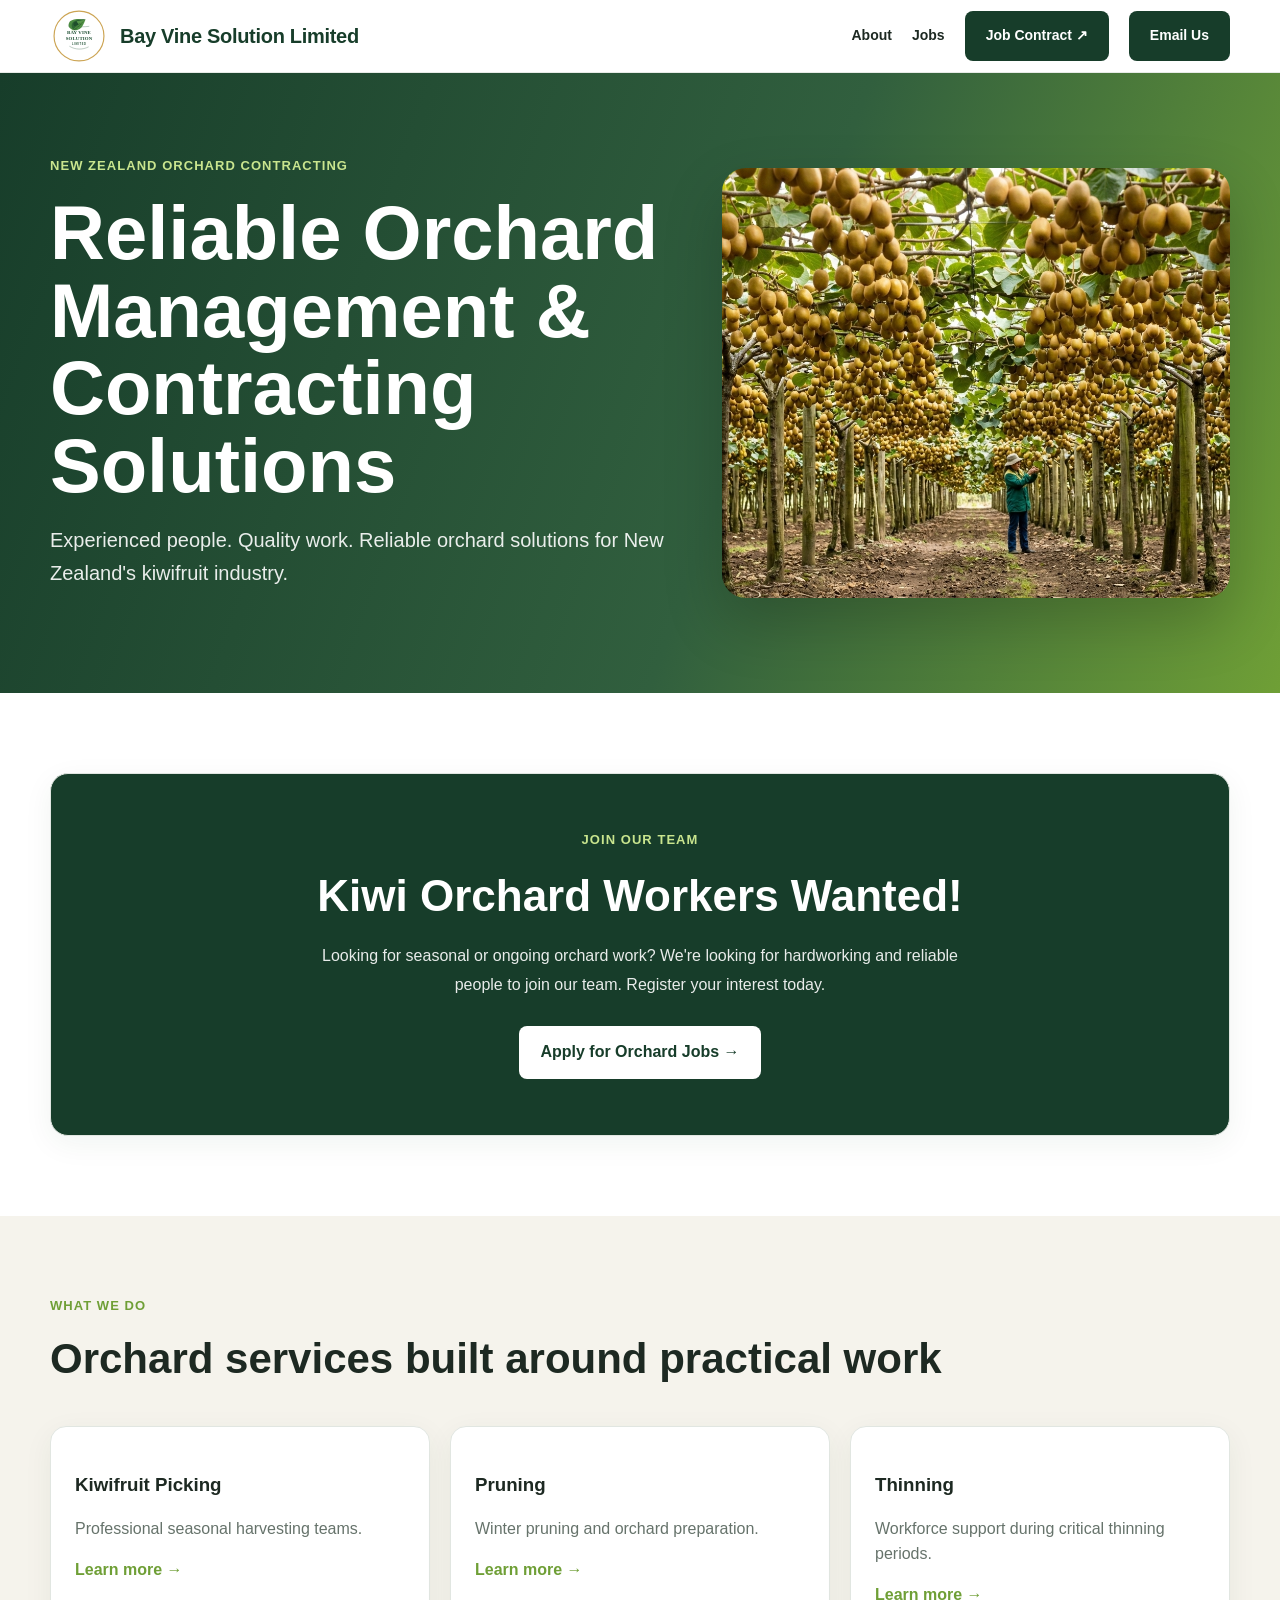
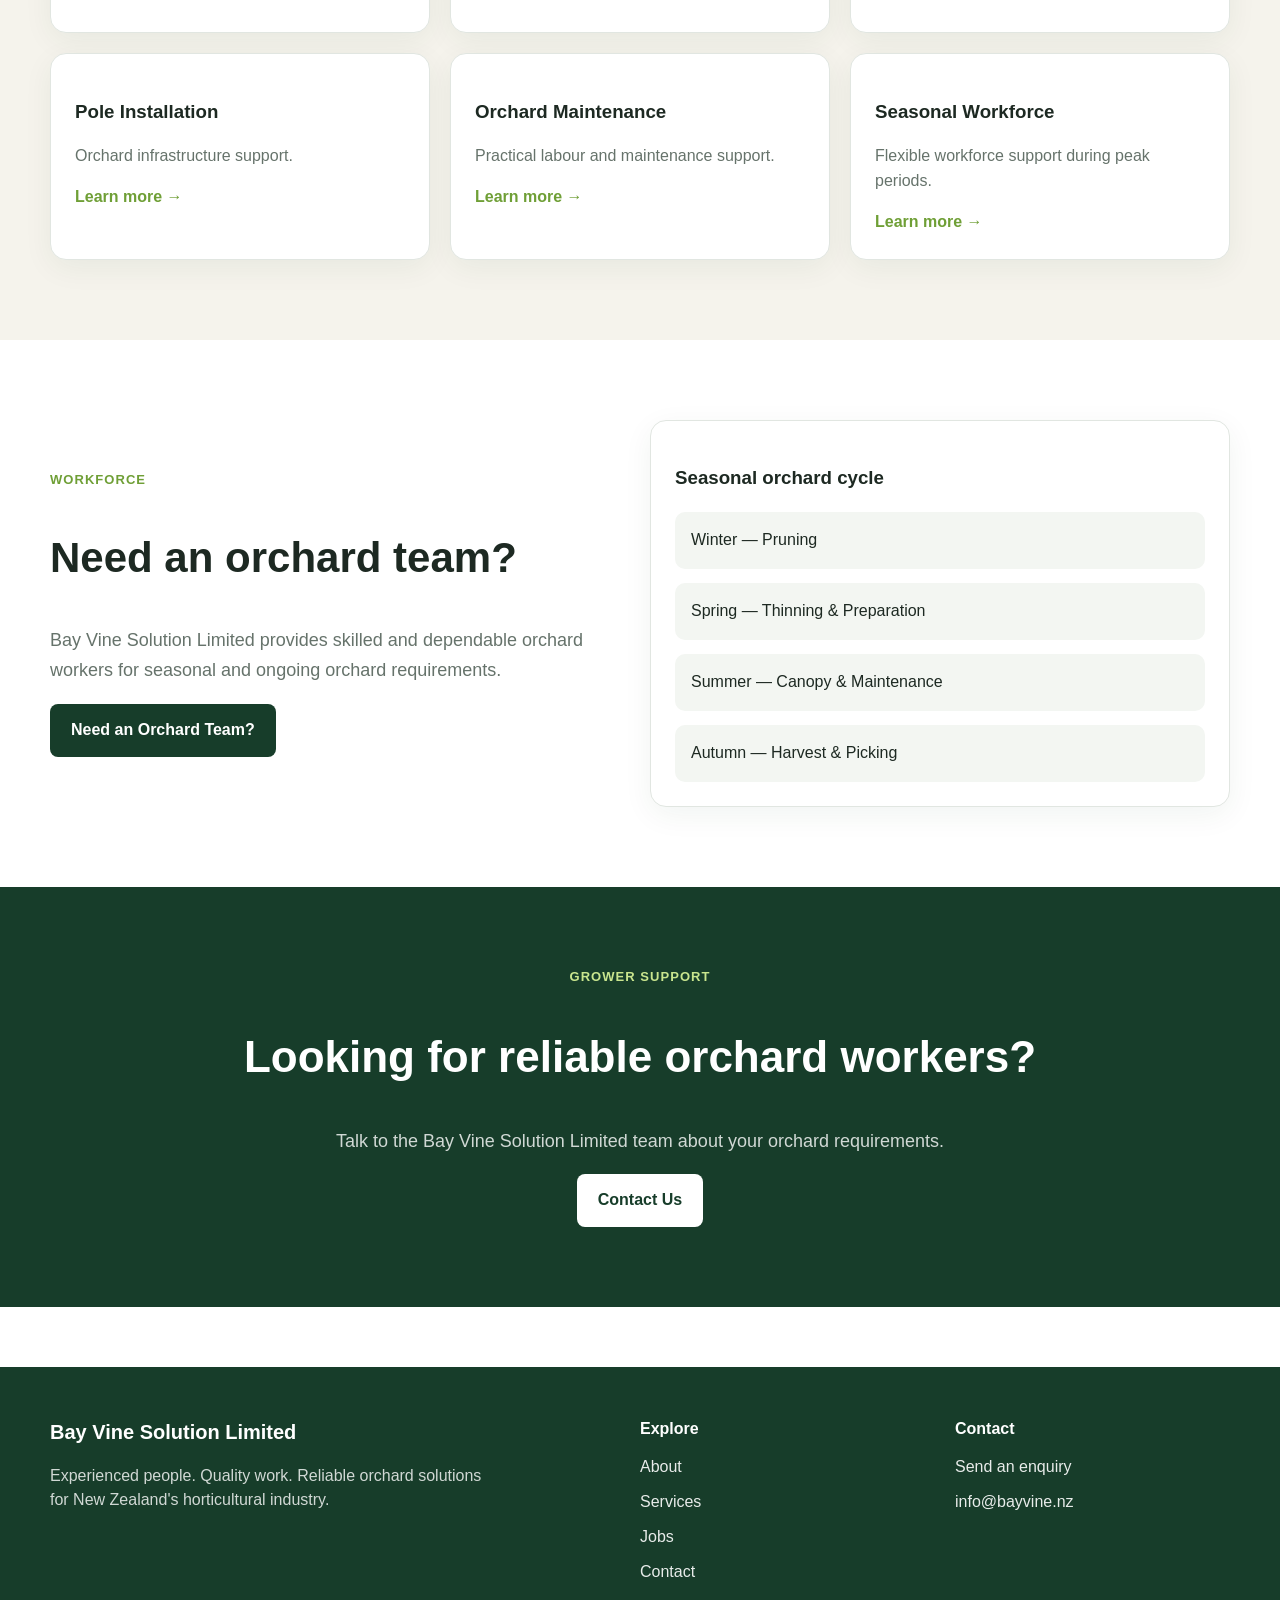
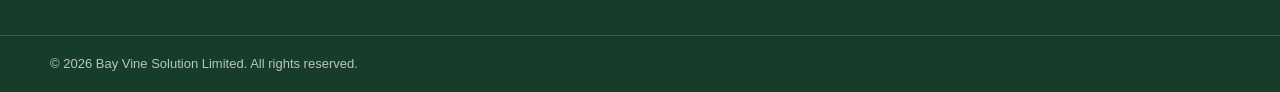
<file: index.html>
<!doctype html>
<html lang="en-NZ">

<head>
  <meta charset="utf-8">

  <meta
    name="viewport"
    content="width=device-width, initial-scale=1"
  >

  <title>
    Bay Vine Solution Limited | Orchard Management & Contracting
  </title>

  <meta
    name="description"
    content="Experienced orchard teams and contracting support for New Zealand's horticultural industry."
  >

  <link rel="stylesheet" href="/css/styles.css">
</head>

<body>

  <!-- Shared site header -->
  <script src="/js/header.js"></script>


  <main>

    <!-- HERO -->
    <section class="hero">

      <div class="container hero-inner">

        <div>

          <div
            class="eyebrow"
            style="color:#c9e58e"
          >
            New Zealand orchard contracting
          </div>

          <h1>
            Reliable Orchard Management &amp; Contracting Solutions
          </h1>

          <p>
            Experienced people. Quality work. Reliable orchard
            solutions for New Zealand's kiwifruit industry.
          </p>



        </div>


        <!-- HERO IMAGE
             The actual image is provided by .hero-image
             in css/styles.css. Do not remove this div. -->
        <div
          class="hero-image"
          aria-label="New Zealand orchard"
        ></div>

      </div>

    </section>



<!-- CURRENT JOB OPENINGS -->
<section class="section">
  <div class="container">
    <div class="card" style="
      background:var(--forest);
      color:white;
      text-align:center;
      padding:clamp(28px, 5vw, 56px) 24px;
      border-radius:18px;
    ">
      <div class="eyebrow" style="color:#c9e58e">
        Join Our Team
      </div>

      <h2 style="
        font-size:clamp(30px, 4vw, 44px);
        margin:12px 0;
      ">
        Kiwi Orchard Workers Wanted!
      </h2>

      <p style="
        max-width:650px;
        margin:0 auto 26px;
        line-height:1.8;
        opacity:0.9;
      ">
        Looking for seasonal or ongoing orchard work?
        We're looking for hardworking and reliable people
        to join our team. Register your interest today.
      </p>

      <a
        href="https://docs.google.com/forms/d/e/1FAIpQLSfNzmi-7DgmW2zdXakFhQ95gKda9pURZjepEEV6_5hnDBXBOg/viewform?usp=sharing&amp;ouid=115637538471534633622"
        class="btn btn-light"
        target="_blank"
        rel="noopener noreferrer"
      >
        Apply for Orchard Jobs →
      </a>
    </div>
  </div>
</section>

    <!-- SERVICES -->
    <section
      class="section"
      style="background:var(--cream)"
    >

      <div class="container">

        <div class="eyebrow">
          What we do
        </div>

        <h2
          style="font-size:42px;margin:10px 0 35px"
        >
          Orchard services built around practical work
        </h2>


        <div class="grid grid-3">

          <a
            class="card service-card"
            href="/services/kiwifruit-picking.html"
          >
            <h3>Kiwifruit Picking</h3>

            <p class="muted">
              Professional seasonal harvesting teams.
            </p>

            <strong style="color:var(--kiwi)">
              Learn more →
            </strong>
          </a>


          <a
            class="card service-card"
            href="/services/pruning.html"
          >
            <h3>Pruning</h3>

            <p class="muted">
              Winter pruning and orchard preparation.
            </p>

            <strong style="color:var(--kiwi)">
              Learn more →
            </strong>
          </a>


          <a
            class="card service-card"
            href="/services/thinning.html"
          >
            <h3>Thinning</h3>

            <p class="muted">
              Workforce support during critical thinning periods.
            </p>

            <strong style="color:var(--kiwi)">
              Learn more →
            </strong>
          </a>


          <a
            class="card service-card"
            href="/services/pole-installation.html"
          >
            <h3>Pole Installation</h3>

            <p class="muted">
              Orchard infrastructure support.
            </p>

            <strong style="color:var(--kiwi)">
              Learn more →
            </strong>
          </a>


          <a
            class="card service-card"
            href="/services/orchard-maintenance.html"
          >
            <h3>Orchard Maintenance</h3>

            <p class="muted">
              Practical labour and maintenance support.
            </p>

            <strong style="color:var(--kiwi)">
              Learn more →
            </strong>
          </a>


          <a
            class="card service-card"
            href="/services/seasonal-workforce.html"
          >
            <h3>Seasonal Workforce</h3>

            <p class="muted">
              Flexible workforce support during peak periods.
            </p>

            <strong style="color:var(--kiwi)">
              Learn more →
            </strong>
          </a>

        </div>

      </div>

    </section>


    <!-- WORKFORCE -->
    <section class="section">

      <div
        class="container grid grid-2"
        style="align-items:center"
      >

        <div>

          <div class="eyebrow">
            Workforce
          </div>

          <h2 style="font-size:42px">
            Need an orchard team?
          </h2>

          <p
            class="muted"
            style="font-size:18px;line-height:1.7"
          >
            Bay Vine Solution Limited provides skilled and
            dependable orchard workers for seasonal and ongoing
            orchard requirements.
          </p>

          <a
            href="/contact.html"
            class="btn btn-primary"
          >
            Need an Orchard Team?
          </a>

        </div>


        <div class="card">

          <h3>
            Seasonal orchard cycle
          </h3>

          <div
            style="display:grid;gap:14px;margin-top:20px"
          >

            <div
              style="padding:16px;background:#f3f6f2;border-radius:10px"
            >
              Winter — Pruning
            </div>

            <div
              style="padding:16px;background:#f3f6f2;border-radius:10px"
            >
              Spring — Thinning &amp; Preparation
            </div>

            <div
              style="padding:16px;background:#f3f6f2;border-radius:10px"
            >
              Summer — Canopy &amp; Maintenance
            </div>

            <div
              style="padding:16px;background:#f3f6f2;border-radius:10px"
            >
              Autumn — Harvest &amp; Picking
            </div>

          </div>

        </div>

      </div>

    </section>


    <!-- FINAL CTA -->
    <section
      class="section"
      style="background:var(--forest);color:white"
    >

      <div class="container center">

        <div
          class="eyebrow"
          style="color:#c9e58e"
        >
          Grower support
        </div>

        <h2 style="font-size:44px">
          Looking for reliable orchard workers?
        </h2>

        <p
          style="opacity:.8;font-size:18px"
        >
          Talk to the Bay Vine Solution Limited team about
          your orchard requirements.
        </p>

        <a
          href="/contact.html"
          class="btn btn-light"
        >
          Contact Us
        </a>

      </div>

    </section>

  </main>


  <!-- FOOTER -->
  <footer class="footer">

    <div class="container footer-main">

      <div>

        <strong style="font-size:20px">
          Bay Vine Solution Limited
        </strong>

        <p
          style="opacity:.8;max-width:450px"
        >
          Experienced people. Quality work. Reliable orchard
          solutions for New Zealand's horticultural industry.
        </p>

      </div>


      <div>

        <strong>
          Explore
        </strong>

        <div class="footer-links">

          <a href="/about.html">
            About
          </a>

          <a href="/services.html">
            Services
          </a>

          <a href="/jobs.html">
            Jobs
          </a>

          <a href="/contact.html">
            Contact
          </a>

        </div>

      </div>


      <div>

        <strong>
          Contact
        </strong>

        <div class="footer-links">

          <a href="/contact.html">
            Send an enquiry
          </a>

          <a href="mailto:info@bayvine.nz">
            info@bayvine.nz
          </a>

        </div>

      </div>

    </div>


    <div class="footer-bottom">

      <div class="container">

        ©
        <span class="year"></span>
        Bay Vine Solution Limited. All rights reserved.

      </div>

    </div>

  </footer>


  <!-- Shared JavaScript -->
  <script src="/js/site.js"></script>

  <script>
    const yearElement = document.querySelector(".year");

    if (yearElement) {
      yearElement.textContent = new Date().getFullYear();
    }
  </script>

</body>
</html>
</file>
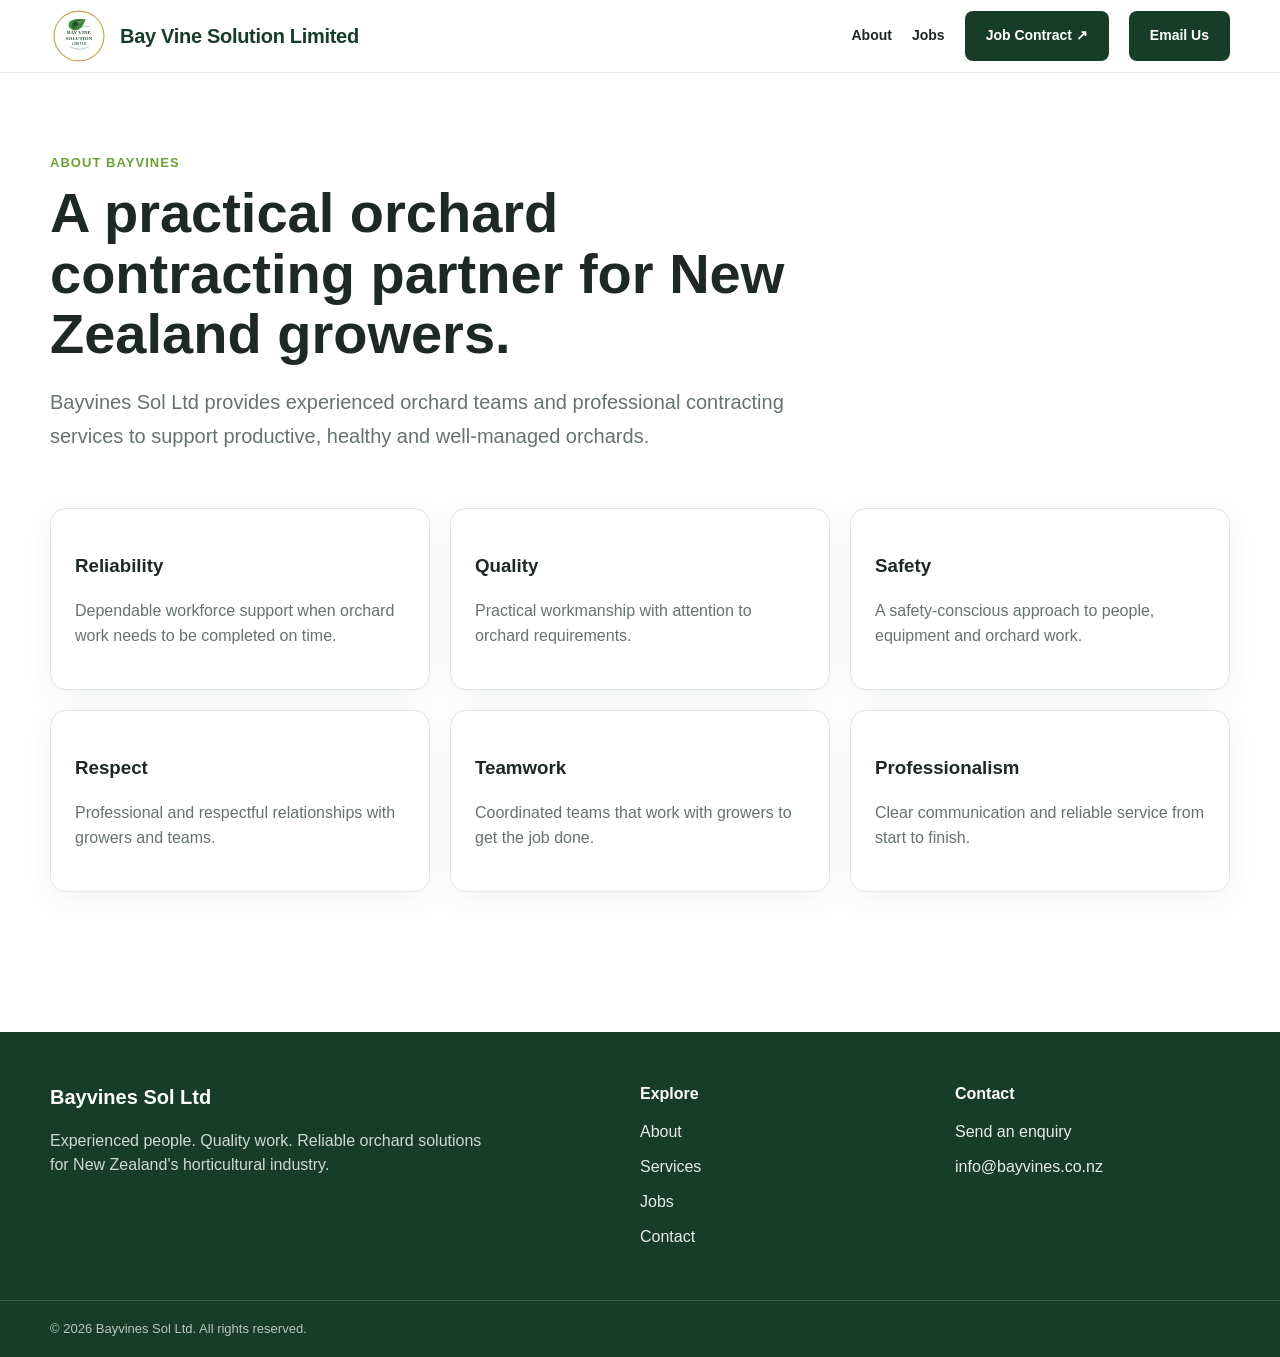
<file: about.html>
<!doctype html><html lang="en-NZ"><head><meta charset="utf-8"><meta name="viewport" content="width=device-width,initial-scale=1"><title>About | Bayvines Sol Ltd</title><meta name="description" content="About Bayvines Sol Ltd and our practical orchard contracting approach."><link rel="stylesheet" href="css/styles.css"></head><body>
<script src="/js/header.js"></script>
<script src="/js/site.js"></script>
<main class="section"><div class="container"><div class="eyebrow">About Bayvines</div><h1 class="page-title" style="max-width:800px">A practical orchard contracting partner for New Zealand growers.</h1><p style="font-size:20px;line-height:1.7;max-width:800px" class="muted">Bayvines Sol Ltd provides experienced orchard teams and professional contracting services to support productive, healthy and well-managed orchards.</p><div class="grid grid-3" style="margin-top:55px"><div class="card"><h3>Reliability</h3><p class="muted">Dependable workforce support when orchard work needs to be completed on time.</p></div><div class="card"><h3>Quality</h3><p class="muted">Practical workmanship with attention to orchard requirements.</p></div><div class="card"><h3>Safety</h3><p class="muted">A safety-conscious approach to people, equipment and orchard work.</p></div><div class="card"><h3>Respect</h3><p class="muted">Professional and respectful relationships with growers and teams.</p></div><div class="card"><h3>Teamwork</h3><p class="muted">Coordinated teams that work with growers to get the job done.</p></div><div class="card"><h3>Professionalism</h3><p class="muted">Clear communication and reliable service from start to finish.</p></div></div></div></main>
<footer class="footer"><div class="container footer-main"><div><strong style="font-size:20px">Bayvines Sol Ltd</strong><p style="opacity:.8;max-width:450px">Experienced people. Quality work. Reliable orchard solutions for New Zealand's horticultural industry.</p></div><div><strong>Explore</strong><div class="footer-links"><a href="about.html">About</a><a href="services.html">Services</a><a href="jobs.html">Jobs</a><a href="contact.html">Contact</a></div></div><div><strong>Contact</strong><div class="footer-links"><a href="contact.html">Send an enquiry</a><a href="mailto:info@bayvines.co.nz">info@bayvines.co.nz</a></div></div></div><div class="footer-bottom"><div class="container">© <span class="year"></span> Bayvines Sol Ltd. All rights reserved.</div></div></footer><script>document.querySelector('.year').textContent=new Date().getFullYear()</script><script src="js/site.js"></script></body></html>
</file>
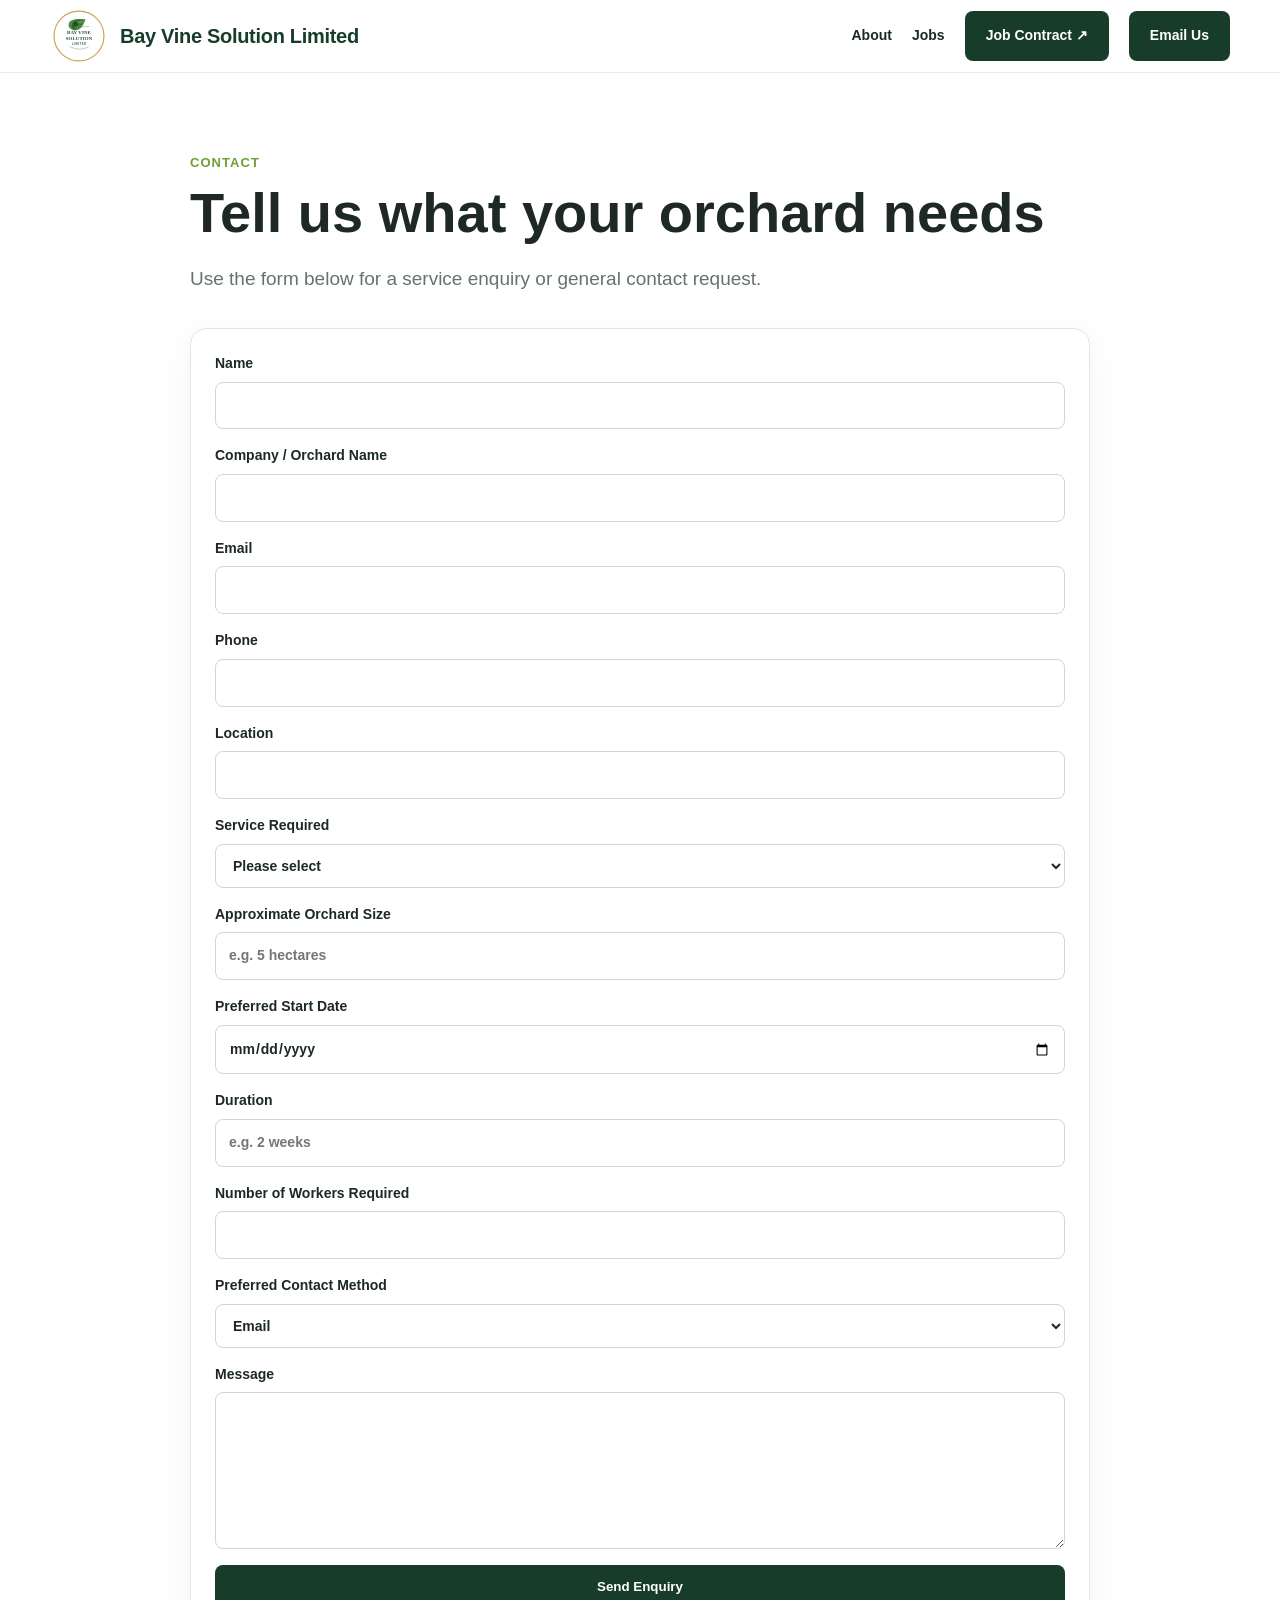
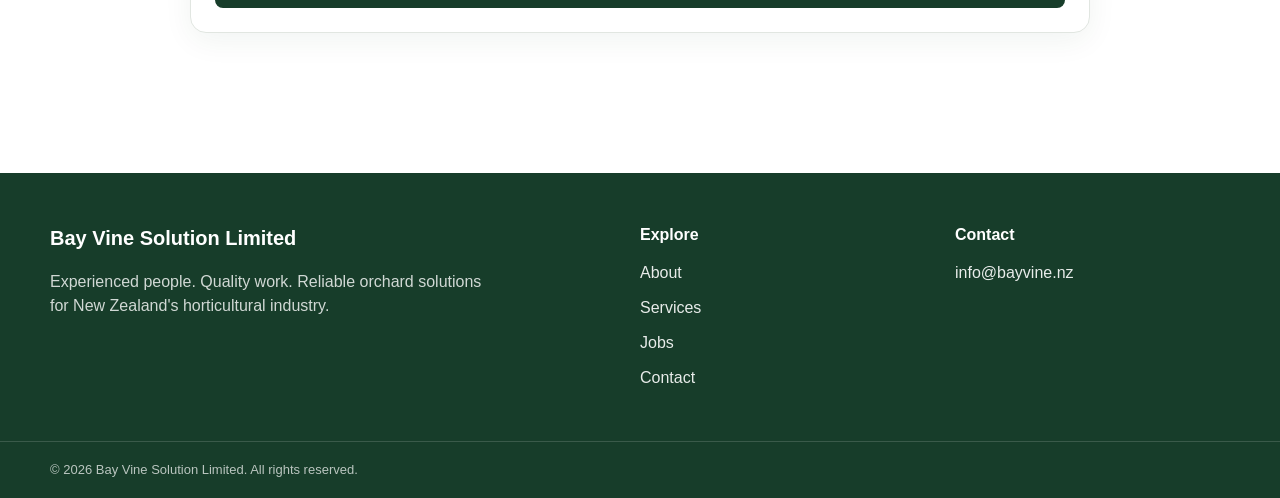
<file: contact.html>
<!doctype html>
<html lang="en-NZ">

<head>
  <meta charset="utf-8">

  <meta
    name="viewport"
    content="width=device-width, initial-scale=1"
  >

  <title>
    Contact | Bay Vine Solution Limited
  </title>

  <meta
    name="description"
    content="Contact Bay Vine Solution Limited about orchard contracting and workforce requirements."
  >

  <link rel="stylesheet" href="/css/styles.css">
</head>

<body>

  <!-- Shared header -->
  <script src="/js/header.js"></script>


  <main class="section">

    <div
      class="container"
      style="max-width:900px"
    >

      <div class="eyebrow">
        Contact
      </div>

      <h1 class="page-title">
        Tell us what your orchard needs
      </h1>

      <p
        class="muted"
        style="font-size:19px"
      >
        Use the form below for a service enquiry or general
        contact request.
      </p>


      <!-- Success message -->
      <div
        id="sent"
        class="notice"
        hidden
      >
        Thank you. Your enquiry has been sent to
        Bay Vine Solution Limited.
      </div>


      <!-- Error message -->
      <div
        id="error"
        class="notice"
        style="background:#fff1f0;border-color:#efc7c2;color:#8b2e24"
        hidden
      >
        There was a problem sending your enquiry.
        Please try again or email Bay Vine Solution Limited
        directly.
      </div>


      <!-- Contact form -->
      <form
        id="contactForm"
        class="card form"
        style="margin-top:35px"
      >

        <label>
          Name

          <input
            required
            name="name"
            autocomplete="name"
          >
        </label>


        <label>
          Company / Orchard Name

          <input
            name="companyName"
            autocomplete="organization"
          >
        </label>


        <label>
          Email

          <input
            required
            type="email"
            name="email"
            autocomplete="email"
          >
        </label>


        <label>
          Phone

          <input
            name="phone"
            autocomplete="tel"
          >
        </label>


        <label>
          Location

          <input
            name="location"
            autocomplete="address-level2"
          >
        </label>


        <label>
          Service Required

          <select name="serviceRequired">

            <option value="">
              Please select
            </option>

            <option value="Kiwifruit Picking">
              Kiwifruit Picking
            </option>

            <option value="Pruning">
              Pruning
            </option>

            <option value="Thinning">
              Thinning
            </option>

            <option value="Pole Installation">
              Pole Installation
            </option>

            <option value="Orchard Maintenance">
              Orchard Maintenance
            </option>

            <option value="Seasonal Workforce">
              Seasonal Workforce
            </option>

            <option value="Other">
              Other
            </option>

          </select>
        </label>


        <label>
          Approximate Orchard Size

          <input
            name="orchardSize"
            placeholder="e.g. 5 hectares"
          >
        </label>


        <label>
          Preferred Start Date

          <input
            type="date"
            name="preferredStartDate"
          >
        </label>


        <label>
          Duration

          <input
            name="duration"
            placeholder="e.g. 2 weeks"
          >
        </label>


        <label>
          Number of Workers Required

          <input
            type="number"
            name="workersRequired"
            min="1"
          >
        </label>


        <label>
          Preferred Contact Method

          <select name="preferredContact">

            <option value="Email">
              Email
            </option>

            <option value="Phone">
              Phone
            </option>

          </select>

        </label>


        <label>
          Message

          <textarea
            required
            name="message"
            rows="6"
          ></textarea>

        </label>


        <button
          id="submitButton"
          class="btn btn-primary"
          type="submit"
        >
          Send Enquiry
        </button>

      </form>

    </div>

  </main>


  <!-- FOOTER -->
  <footer class="footer">

    <div class="container footer-main">

      <div>

        <strong style="font-size:20px">
          Bay Vine Solution Limited
        </strong>

        <p
          style="opacity:.8;max-width:450px"
        >
          Experienced people. Quality work. Reliable orchard
          solutions for New Zealand's horticultural industry.
        </p>

      </div>


      <div>

        <strong>
          Explore
        </strong>

        <div class="footer-links">

          <a href="/about.html">
            About
          </a>

          <a href="/services.html">
            Services
          </a>

          <a href="/jobs.html">
            Jobs
          </a>

          <a href="/contact.html">
            Contact
          </a>

        </div>

      </div>


      <div>

        <strong>
          Contact
        </strong>

        <div class="footer-links">

          <a href="mailto:info@bayvine.nz">
            info@bayvine.nz
          </a>

        </div>

      </div>

    </div>


    <div class="footer-bottom">

      <div class="container">

        ©
        <span class="year"></span>
        Bay Vine Solution Limited. All rights reserved.

      </div>

    </div>

  </footer>


  <!-- Contact form -->
  <script>
    const form = document.getElementById("contactForm");
    const submitButton = document.getElementById("submitButton");
    const sentMessage = document.getElementById("sent");
    const errorMessage = document.getElementById("error");

    form.addEventListener("submit", async (event) => {

      event.preventDefault();

      sentMessage.hidden = true;
      errorMessage.hidden = true;

      submitButton.disabled = true;
      submitButton.textContent = "Sending...";

      try {

        const formData = new FormData(form);

        const response = await fetch("/api/contact", {
          method: "POST",
          body: formData
        });

        if (!response.ok) {
          throw new Error("Contact request failed");
        }

        form.reset();

        sentMessage.hidden = false;

        window.scrollTo({
          top: 0,
          behavior: "smooth"
        });

      } catch (error) {

        console.error(error);

        errorMessage.hidden = false;

        window.scrollTo({
          top: 0,
          behavior: "smooth"
        });

      } finally {

        submitButton.disabled = false;
        submitButton.textContent = "Send Enquiry";

      }

    });


    // Footer year
    const yearElement = document.querySelector(".year");

    if (yearElement) {
      yearElement.textContent = new Date().getFullYear();
    }
  </script>

</body>
</html>
</file>
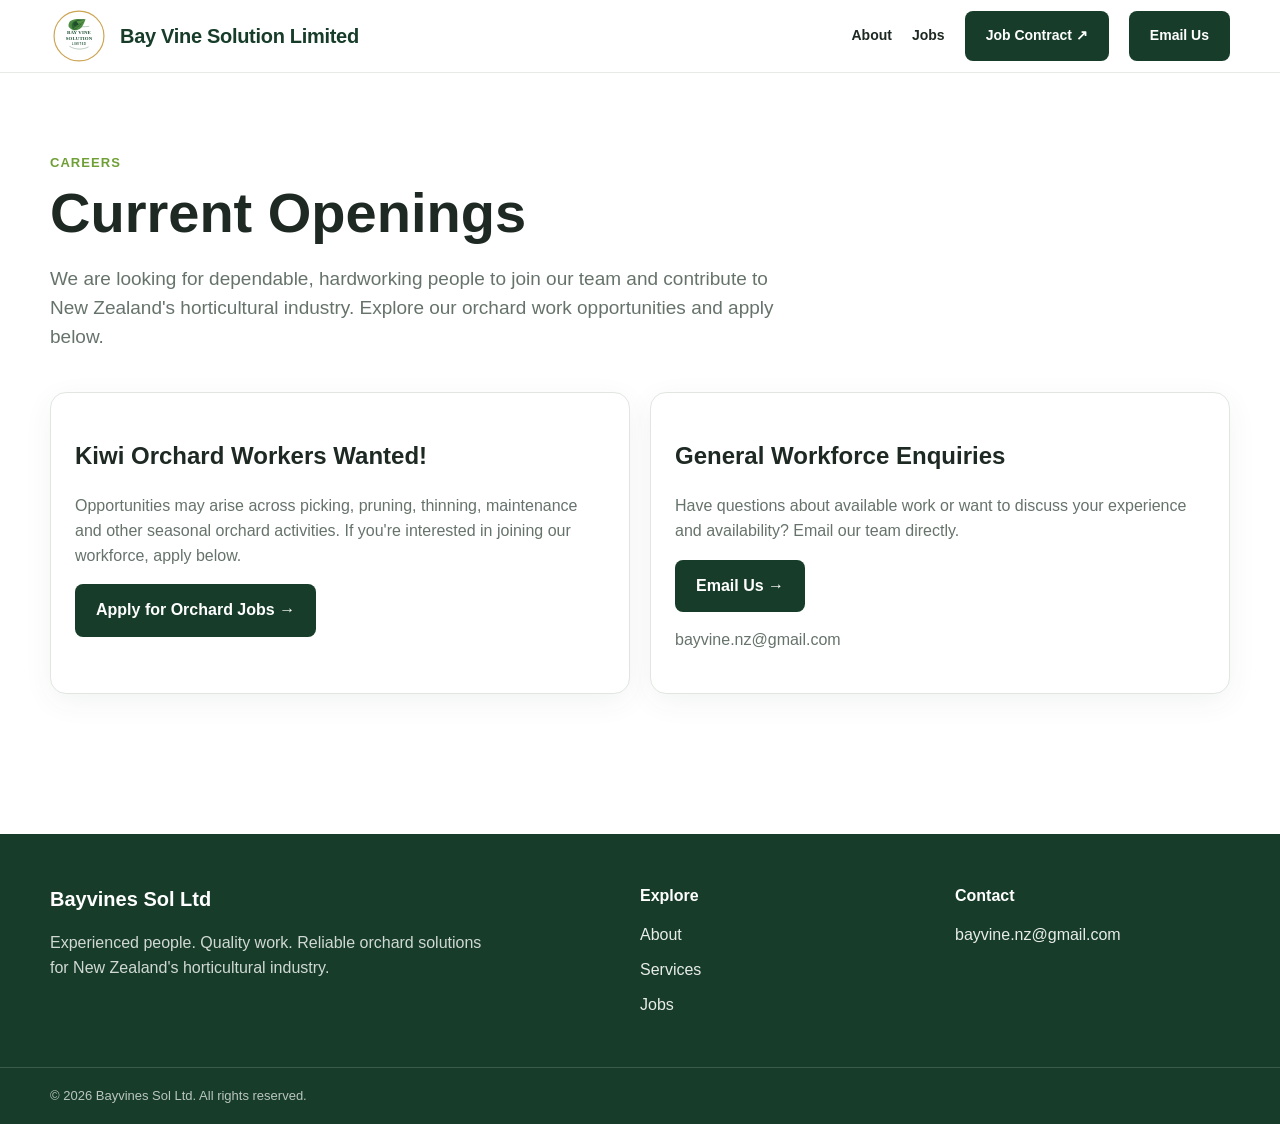
<file: jobs.html>
<!doctype html>
<html lang="en-NZ">
<head>
  <meta charset="utf-8">
  <meta name="viewport" content="width=device-width,initial-scale=1">

  <title>Current Openings | Bayvines Sol Ltd</title>
  <meta name="description" content="Current orchard job opportunities with Bayvines Sol Ltd in New Zealand horticulture.">

  <link rel="stylesheet" href="/css/styles.css">
</head>
<body>

<script src="/js/header.js"></script>

<main class="section">
  <div class="container">

    <div class="eyebrow">Careers</div>

    <h1 class="page-title">Current Openings</h1>

    <p class="muted" style="font-size:19px;max-width:750px">
      We are looking for dependable, hardworking people to join
      our team and contribute to New Zealand's horticultural industry.
      Explore our orchard work opportunities and apply below.
    </p>

    <div class="grid grid-2" style="margin-top:40px">

      <div class="card">
        <h2>Kiwi Orchard Workers Wanted!</h2>

        <p class="muted">
          Opportunities may arise across picking, pruning, thinning,
          maintenance and other seasonal orchard activities.
          If you're interested in joining our workforce, apply below.
        </p>

        <a
          href="https://docs.google.com/forms/d/e/1FAIpQLSfNzmi-7DgmW2zdXakFhQ95gKda9pURZjepEEV6_5hnDBXBOg/viewform?usp=sharing&amp;ouid=115637538471534633622"
          class="btn btn-primary"
          target="_blank"
          rel="noopener noreferrer"
        >
          Apply for Orchard Jobs →
        </a>
      </div>

      <div class="card">
        <h2>General Workforce Enquiries</h2>

        <p class="muted">
          Have questions about available work or want to discuss
          your experience and availability? Email our team directly.
        </p>

        <a
          href="mailto:bayvine.nz@gmail.com"
          class="btn btn-primary"
        >
          Email Us →
        </a>

        <p class="muted" style="margin-top:16px">
          <a href="mailto:bayvine.nz@gmail.com">
            bayvine.nz@gmail.com
          </a>
        </p>
      </div>

    </div>
  </div>
</main>

<footer class="footer">
  <div class="container footer-main">

    <div>
      <strong style="font-size:20px">Bayvines Sol Ltd</strong>

      <p style="opacity:.8;max-width:450px">
        Experienced people. Quality work. Reliable orchard
        solutions for New Zealand's horticultural industry.
      </p>
    </div>

    <div>
      <strong>Explore</strong>

      <div class="footer-links">
        <a href="/about.html">About</a>
        <a href="/services.html">Services</a>
        <a href="/jobs.html">Jobs</a>
      </div>
    </div>

    <div>
      <strong>Contact</strong>

      <div class="footer-links">
        <a href="mailto:bayvine.nz@gmail.com">
          bayvine.nz@gmail.com
        </a>
      </div>
    </div>

  </div>

  <div class="footer-bottom">
    <div class="container">
      © <span class="year"></span> Bayvines Sol Ltd. All rights reserved.
    </div>
  </div>
</footer>

<script src="/js/site.js"></script>

<script>
  const yearElement = document.querySelector('.year');

  if (yearElement) {
    yearElement.textContent = new Date().getFullYear();
  }
</script>

</body>
</html>
</file>
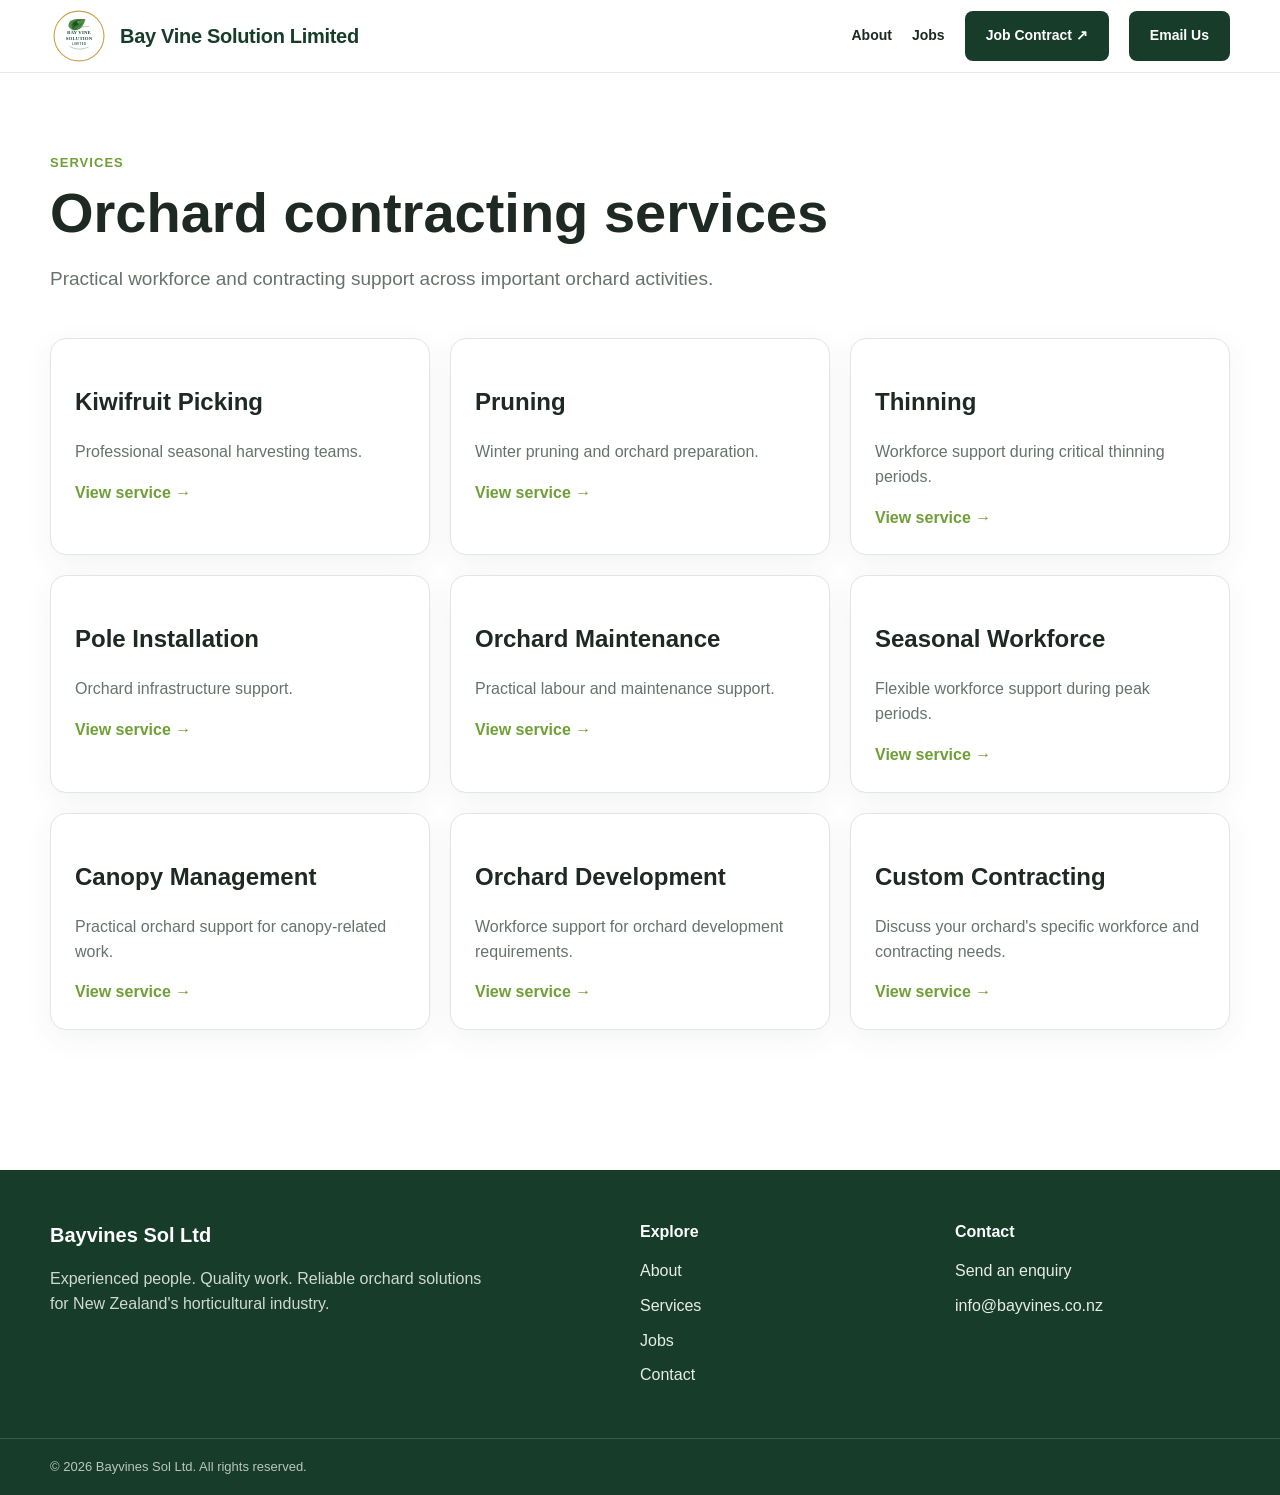
<file: services.html>
<!doctype html><html lang="en-NZ"><head><meta charset="utf-8"><meta name="viewport" content="width=device-width,initial-scale=1"><title>Services | Bayvines Sol Ltd</title><meta name="description" content="Orchard contracting services including kiwifruit picking, pruning, thinning, pole installation, maintenance and seasonal workforce support."><link rel="stylesheet" href="css/styles.css"></head><body>
<script src="/js/header.js"></script>
<script src="/js/site.js"></script>
<main class="section"><div class="container"><div class="eyebrow">Services</div><h1 class="page-title">Orchard contracting services</h1><p class="muted" style="font-size:19px;max-width:750px">Practical workforce and contracting support across important orchard activities.</p><div class="grid grid-3" style="margin-top:45px"><a class="card service-card" href="services/kiwifruit-picking.html"><h2>Kiwifruit Picking</h2><p class="muted">Professional seasonal harvesting teams.</p><span style="color:var(--kiwi);font-weight:800">View service →</span></a><a class="card service-card" href="services/pruning.html"><h2>Pruning</h2><p class="muted">Winter pruning and orchard preparation.</p><span style="color:var(--kiwi);font-weight:800">View service →</span></a><a class="card service-card" href="services/thinning.html"><h2>Thinning</h2><p class="muted">Workforce support during critical thinning periods.</p><span style="color:var(--kiwi);font-weight:800">View service →</span></a><a class="card service-card" href="services/pole-installation.html"><h2>Pole Installation</h2><p class="muted">Orchard infrastructure support.</p><span style="color:var(--kiwi);font-weight:800">View service →</span></a><a class="card service-card" href="services/orchard-maintenance.html"><h2>Orchard Maintenance</h2><p class="muted">Practical labour and maintenance support.</p><span style="color:var(--kiwi);font-weight:800">View service →</span></a><a class="card service-card" href="services/seasonal-workforce.html"><h2>Seasonal Workforce</h2><p class="muted">Flexible workforce support during peak periods.</p><span style="color:var(--kiwi);font-weight:800">View service →</span></a><a class="card service-card" href="services/canopy-management.html"><h2>Canopy Management</h2><p class="muted">Practical orchard support for canopy-related work.</p><span style="color:var(--kiwi);font-weight:800">View service →</span></a><a class="card service-card" href="services/orchard-development.html"><h2>Orchard Development</h2><p class="muted">Workforce support for orchard development requirements.</p><span style="color:var(--kiwi);font-weight:800">View service →</span></a><a class="card service-card" href="services/custom-contracting.html"><h2>Custom Contracting</h2><p class="muted">Discuss your orchard's specific workforce and contracting needs.</p><span style="color:var(--kiwi);font-weight:800">View service →</span></a></div></div></main>
<footer class="footer"><div class="container footer-main"><div><strong style="font-size:20px">Bayvines Sol Ltd</strong><p style="opacity:.8;max-width:450px">Experienced people. Quality work. Reliable orchard solutions for New Zealand's horticultural industry.</p></div><div><strong>Explore</strong><div class="footer-links"><a href="about.html">About</a><a href="services.html">Services</a><a href="jobs.html">Jobs</a><a href="contact.html">Contact</a></div></div><div><strong>Contact</strong><div class="footer-links"><a href="contact.html">Send an enquiry</a><a href="mailto:info@bayvines.co.nz">info@bayvines.co.nz</a></div></div></div><div class="footer-bottom"><div class="container">© <span class="year"></span> Bayvines Sol Ltd. All rights reserved.</div></div></footer><script>document.querySelector('.year').textContent=new Date().getFullYear()</script><script src="js/site.js"></script></body></html>
</file>
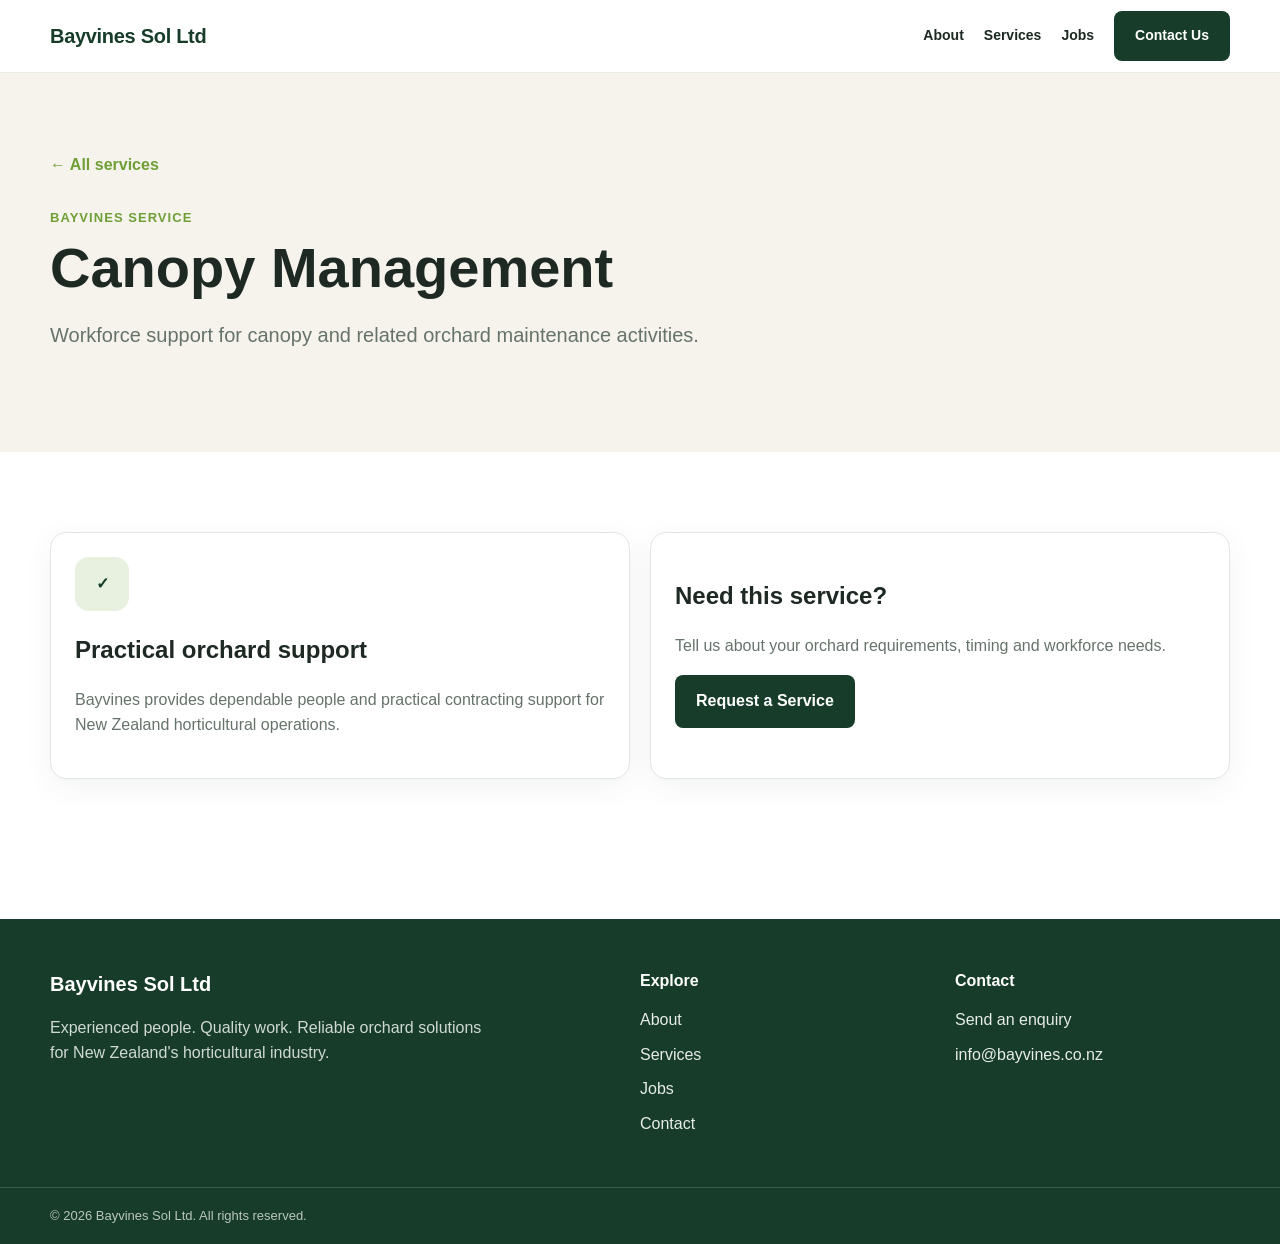
<file: services/canopy-management.html>
<!doctype html><html lang="en-NZ">
    <head><meta charset="utf-8"><meta name="viewport" content="width=device-width,initial-scale=1"><title>Canopy Management | Bayvines Sol Ltd</title><meta name="description" content="Practical orchard support for canopy-related work."><link rel="stylesheet" href="../css/styles.css"></head><body><header class="site-header"><div class="container nav"><a class="brand" href="../index.html">Bayvines Sol Ltd</a><button class="menu-btn" aria-label="Open menu" aria-expanded="false">☰</button><nav class="nav-links"><a href="../about.html">About</a><a href="../services.html">Services</a><a href="../jobs.html">Jobs</a><a class="btn btn-primary" href="../contact.html">Contact Us</a></nav></div></header><main><section class="section service-hero"><div class="container"><a class="back" href="../services.html">← All services</a><div style="margin-top:30px" class="eyebrow">Bayvines service</div><h1 class="page-title">Canopy Management</h1><p class="muted" style="font-size:20px;max-width:760px;line-height:1.7">Workforce support for canopy and related orchard maintenance activities.</p></div></section><section class="section"><div class="container grid grid-2"><div class="card"><div class="service-icon">✓</div><h2>Practical orchard support</h2><p class="muted">Bayvines provides dependable people and practical contracting support for New Zealand horticultural operations.</p></div><div class="card"><h2>Need this service?</h2><p class="muted">Tell us about your orchard requirements, timing and workforce needs.</p><a href="../contact.html" class="btn btn-primary">Request a Service</a></div></div></section></main><footer class="footer"><div class="container footer-main"><div><strong style="font-size:20px">Bayvines Sol Ltd</strong><p style="opacity:.8;max-width:450px">Experienced people. Quality work. Reliable orchard solutions for New Zealand's horticultural industry.</p></div><div><strong>Explore</strong><div class="footer-links"><a href="../about.html">About</a><a href="../services.html">Services</a><a href="../jobs.html">Jobs</a><a href="../contact.html">Contact</a></div></div><div><strong>Contact</strong><div class="footer-links"><a href="../contact.html">Send an enquiry</a><a href="mailto:info@bayvines.co.nz">info@bayvines.co.nz</a></div></div></div><div class="footer-bottom"><div class="container">© <span class="year"></span> Bayvines Sol Ltd. All rights reserved.</div></div></footer><script>document.querySelector('.year').textContent=new Date().getFullYear()</script><script src="../js/site.js"></script></body></html>
</file>
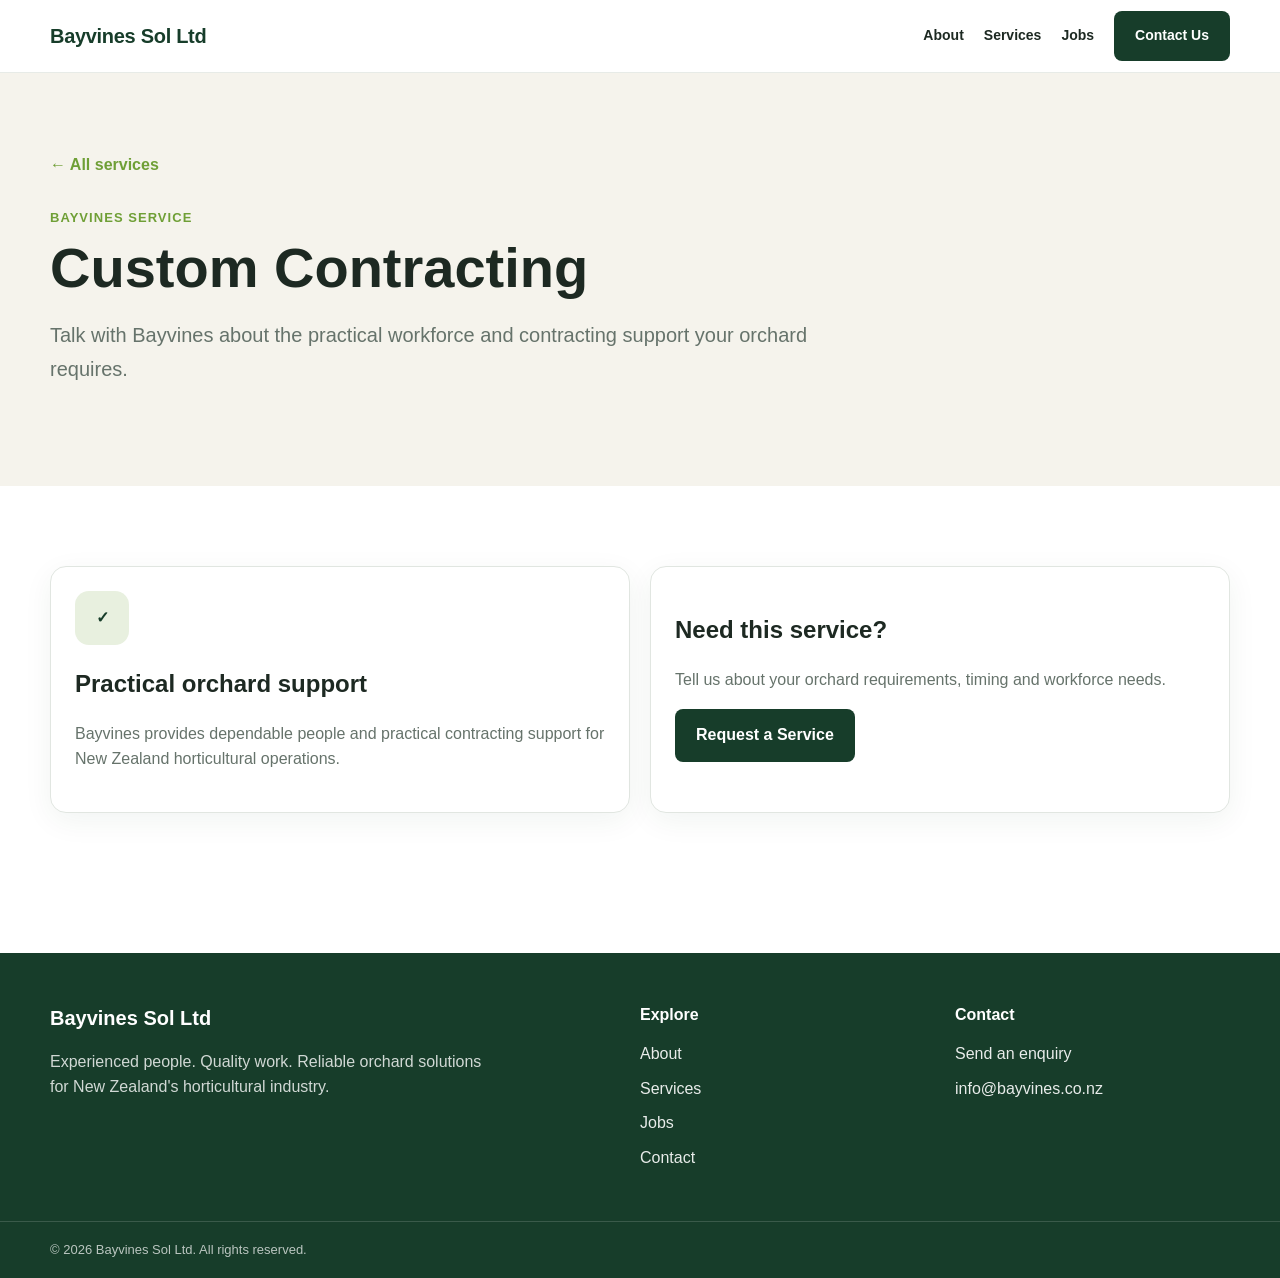
<file: services/custom-contracting.html>
<!doctype html><html lang="en-NZ"><head><meta charset="utf-8"><meta name="viewport" content="width=device-width,initial-scale=1"><title>Custom Contracting | Bayvines Sol Ltd</title><meta name="description" content="Discuss your orchard’s specific workforce and contracting needs."><link rel="stylesheet" href="../css/styles.css"></head><body><header class="site-header"><div class="container nav"><a class="brand" href="../index.html">Bayvines Sol Ltd</a><button class="menu-btn" aria-label="Open menu" aria-expanded="false">☰</button><nav class="nav-links"><a href="../about.html">About</a><a href="../services.html">Services</a><a href="../jobs.html">Jobs</a><a class="btn btn-primary" href="../contact.html">Contact Us</a></nav></div></header><main><section class="section service-hero"><div class="container"><a class="back" href="../services.html">← All services</a><div style="margin-top:30px" class="eyebrow">Bayvines service</div><h1 class="page-title">Custom Contracting</h1><p class="muted" style="font-size:20px;max-width:760px;line-height:1.7">Talk with Bayvines about the practical workforce and contracting support your orchard requires.</p></div></section><section class="section"><div class="container grid grid-2"><div class="card"><div class="service-icon">✓</div><h2>Practical orchard support</h2><p class="muted">Bayvines provides dependable people and practical contracting support for New Zealand horticultural operations.</p></div><div class="card"><h2>Need this service?</h2><p class="muted">Tell us about your orchard requirements, timing and workforce needs.</p><a href="../contact.html" class="btn btn-primary">Request a Service</a></div></div></section></main><footer class="footer"><div class="container footer-main"><div><strong style="font-size:20px">Bayvines Sol Ltd</strong><p style="opacity:.8;max-width:450px">Experienced people. Quality work. Reliable orchard solutions for New Zealand's horticultural industry.</p></div><div><strong>Explore</strong><div class="footer-links"><a href="../about.html">About</a><a href="../services.html">Services</a><a href="../jobs.html">Jobs</a><a href="../contact.html">Contact</a></div></div><div><strong>Contact</strong><div class="footer-links"><a href="../contact.html">Send an enquiry</a><a href="mailto:info@bayvines.co.nz">info@bayvines.co.nz</a></div></div></div><div class="footer-bottom"><div class="container">© <span class="year"></span> Bayvines Sol Ltd. All rights reserved.</div></div></footer><script>document.querySelector('.year').textContent=new Date().getFullYear()</script><script src="../js/site.js"></script></body></html>
</file>
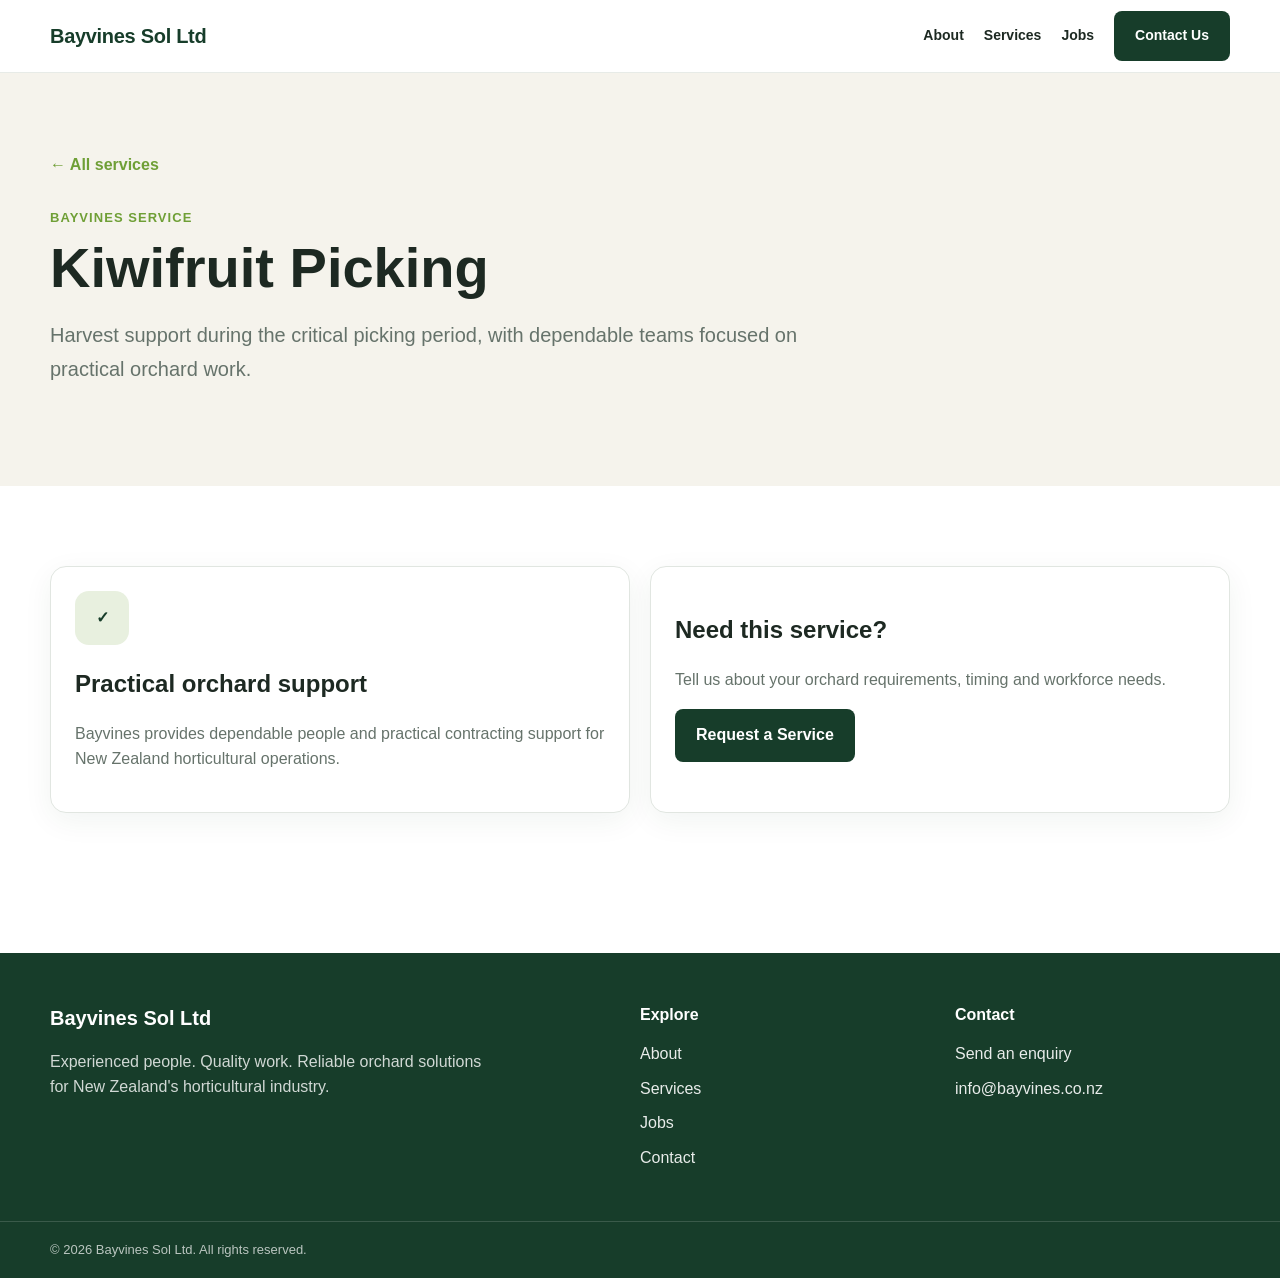
<file: services/kiwifruit-picking.html>
<!doctype html><html lang="en-NZ"><head><meta charset="utf-8"><meta name="viewport" content="width=device-width,initial-scale=1"><title>Kiwifruit Picking | Bayvines Sol Ltd</title><meta name="description" content="Professional seasonal harvesting teams."><link rel="stylesheet" href="../css/styles.css"></head><body><header class="site-header"><div class="container nav"><a class="brand" href="../index.html">Bayvines Sol Ltd</a><button class="menu-btn" aria-label="Open menu" aria-expanded="false">☰</button><nav class="nav-links"><a href="../about.html">About</a><a href="../services.html">Services</a><a href="../jobs.html">Jobs</a><a class="btn btn-primary" href="../contact.html">Contact Us</a></nav></div></header><main><section class="section service-hero"><div class="container"><a class="back" href="../services.html">← All services</a><div style="margin-top:30px" class="eyebrow">Bayvines service</div><h1 class="page-title">Kiwifruit Picking</h1><p class="muted" style="font-size:20px;max-width:760px;line-height:1.7">Harvest support during the critical picking period, with dependable teams focused on practical orchard work.</p></div></section><section class="section"><div class="container grid grid-2"><div class="card"><div class="service-icon">✓</div><h2>Practical orchard support</h2><p class="muted">Bayvines provides dependable people and practical contracting support for New Zealand horticultural operations.</p></div><div class="card"><h2>Need this service?</h2><p class="muted">Tell us about your orchard requirements, timing and workforce needs.</p><a href="../contact.html" class="btn btn-primary">Request a Service</a></div></div></section></main><footer class="footer"><div class="container footer-main"><div><strong style="font-size:20px">Bayvines Sol Ltd</strong><p style="opacity:.8;max-width:450px">Experienced people. Quality work. Reliable orchard solutions for New Zealand's horticultural industry.</p></div><div><strong>Explore</strong><div class="footer-links"><a href="../about.html">About</a><a href="../services.html">Services</a><a href="../jobs.html">Jobs</a><a href="../contact.html">Contact</a></div></div><div><strong>Contact</strong><div class="footer-links"><a href="../contact.html">Send an enquiry</a><a href="mailto:info@bayvines.co.nz">info@bayvines.co.nz</a></div></div></div><div class="footer-bottom"><div class="container">© <span class="year"></span> Bayvines Sol Ltd. All rights reserved.</div></div></footer><script>document.querySelector('.year').textContent=new Date().getFullYear()</script><script src="../js/site.js"></script></body></html>
</file>
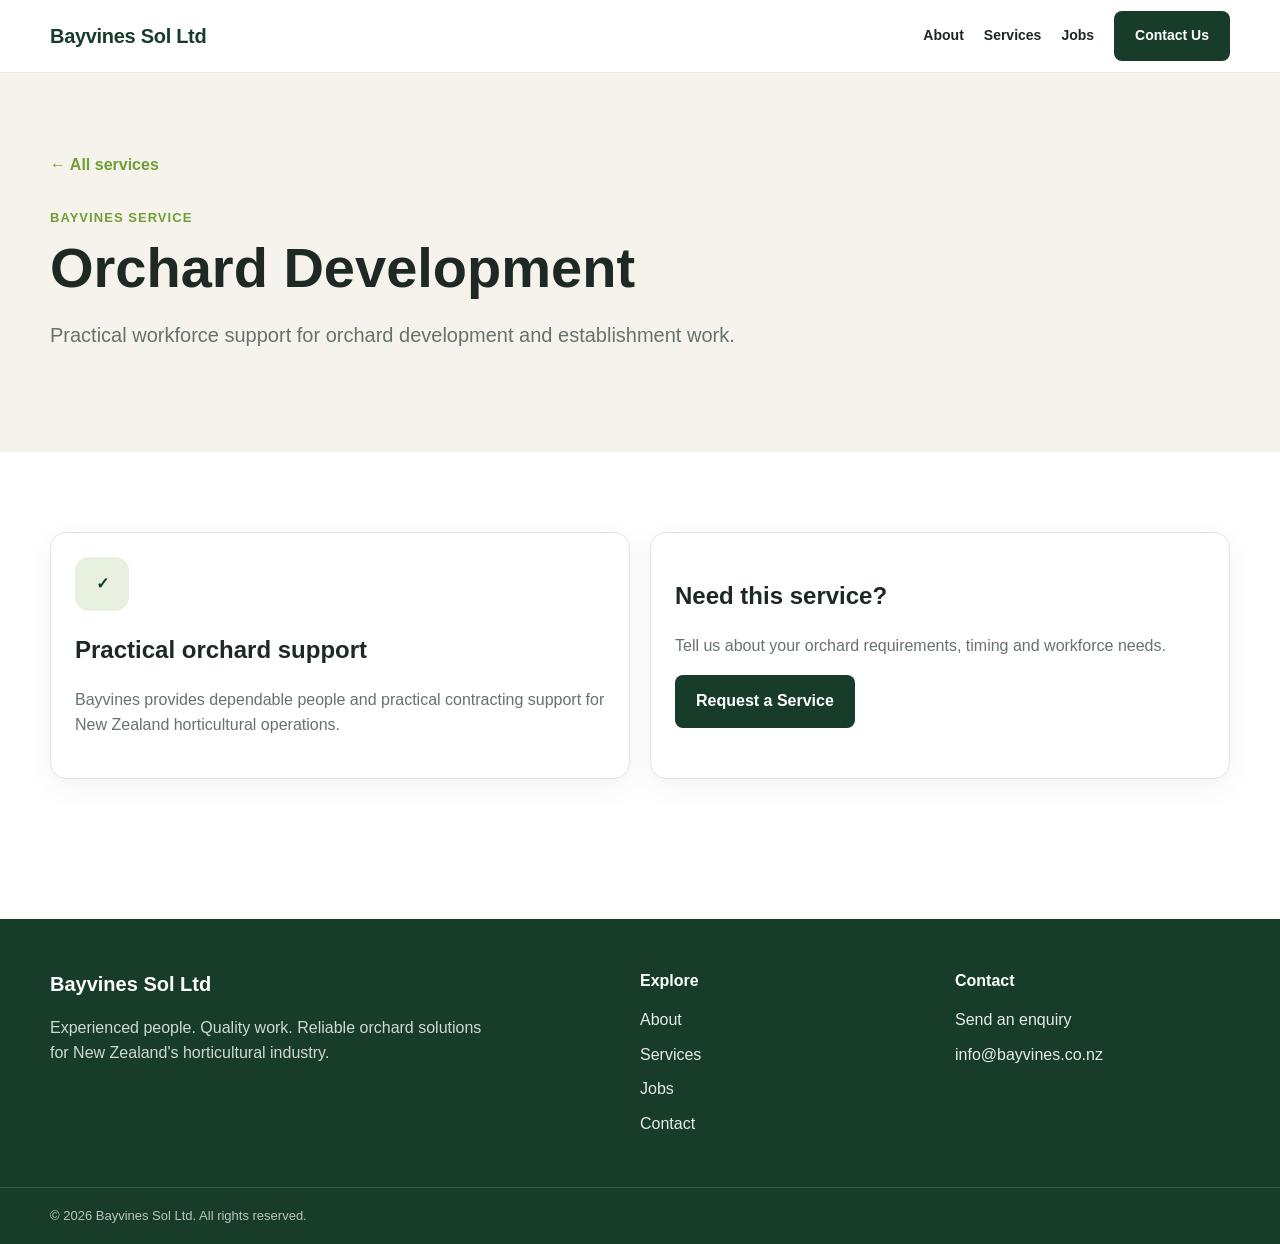
<file: services/orchard-development.html>
<!doctype html><html lang="en-NZ"><head><meta charset="utf-8"><meta name="viewport" content="width=device-width,initial-scale=1"><title>Orchard Development | Bayvines Sol Ltd</title><meta name="description" content="Workforce support for orchard development requirements."><link rel="stylesheet" href="../css/styles.css"></head><body><header class="site-header"><div class="container nav"><a class="brand" href="../index.html">Bayvines Sol Ltd</a><button class="menu-btn" aria-label="Open menu" aria-expanded="false">☰</button><nav class="nav-links"><a href="../about.html">About</a><a href="../services.html">Services</a><a href="../jobs.html">Jobs</a><a class="btn btn-primary" href="../contact.html">Contact Us</a></nav></div></header><main><section class="section service-hero"><div class="container"><a class="back" href="../services.html">← All services</a><div style="margin-top:30px" class="eyebrow">Bayvines service</div><h1 class="page-title">Orchard Development</h1><p class="muted" style="font-size:20px;max-width:760px;line-height:1.7">Practical workforce support for orchard development and establishment work.</p></div></section><section class="section"><div class="container grid grid-2"><div class="card"><div class="service-icon">✓</div><h2>Practical orchard support</h2><p class="muted">Bayvines provides dependable people and practical contracting support for New Zealand horticultural operations.</p></div><div class="card"><h2>Need this service?</h2><p class="muted">Tell us about your orchard requirements, timing and workforce needs.</p><a href="../contact.html" class="btn btn-primary">Request a Service</a></div></div></section></main><footer class="footer"><div class="container footer-main"><div><strong style="font-size:20px">Bayvines Sol Ltd</strong><p style="opacity:.8;max-width:450px">Experienced people. Quality work. Reliable orchard solutions for New Zealand's horticultural industry.</p></div><div><strong>Explore</strong><div class="footer-links"><a href="../about.html">About</a><a href="../services.html">Services</a><a href="../jobs.html">Jobs</a><a href="../contact.html">Contact</a></div></div><div><strong>Contact</strong><div class="footer-links"><a href="../contact.html">Send an enquiry</a><a href="mailto:info@bayvines.co.nz">info@bayvines.co.nz</a></div></div></div><div class="footer-bottom"><div class="container">© <span class="year"></span> Bayvines Sol Ltd. All rights reserved.</div></div></footer><script>document.querySelector('.year').textContent=new Date().getFullYear()</script><script src="../js/site.js"></script></body></html>
</file>
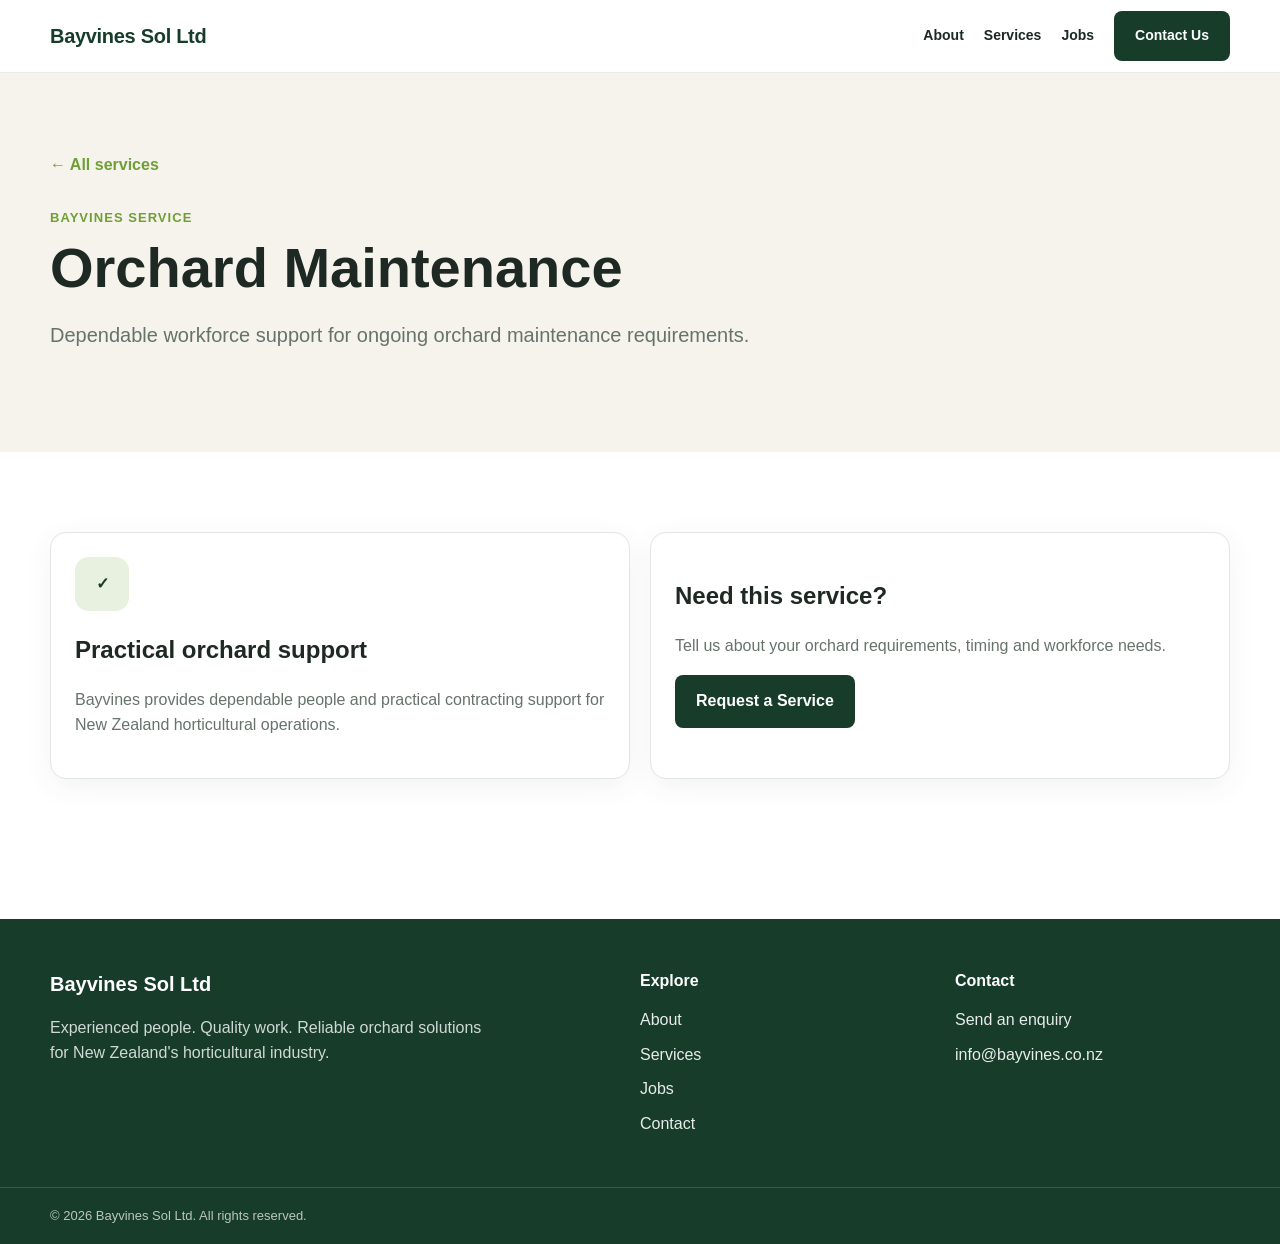
<file: services/orchard-maintenance.html>
<!doctype html><html lang="en-NZ"><head><meta charset="utf-8"><meta name="viewport" content="width=device-width,initial-scale=1"><title>Orchard Maintenance | Bayvines Sol Ltd</title><meta name="description" content="Practical labour and maintenance support."><link rel="stylesheet" href="../css/styles.css"></head><body><header class="site-header"><div class="container nav"><a class="brand" href="../index.html">Bayvines Sol Ltd</a><button class="menu-btn" aria-label="Open menu" aria-expanded="false">☰</button><nav class="nav-links"><a href="../about.html">About</a><a href="../services.html">Services</a><a href="../jobs.html">Jobs</a><a class="btn btn-primary" href="../contact.html">Contact Us</a></nav></div></header><main><section class="section service-hero"><div class="container"><a class="back" href="../services.html">← All services</a><div style="margin-top:30px" class="eyebrow">Bayvines service</div><h1 class="page-title">Orchard Maintenance</h1><p class="muted" style="font-size:20px;max-width:760px;line-height:1.7">Dependable workforce support for ongoing orchard maintenance requirements.</p></div></section><section class="section"><div class="container grid grid-2"><div class="card"><div class="service-icon">✓</div><h2>Practical orchard support</h2><p class="muted">Bayvines provides dependable people and practical contracting support for New Zealand horticultural operations.</p></div><div class="card"><h2>Need this service?</h2><p class="muted">Tell us about your orchard requirements, timing and workforce needs.</p><a href="../contact.html" class="btn btn-primary">Request a Service</a></div></div></section></main><footer class="footer"><div class="container footer-main"><div><strong style="font-size:20px">Bayvines Sol Ltd</strong><p style="opacity:.8;max-width:450px">Experienced people. Quality work. Reliable orchard solutions for New Zealand's horticultural industry.</p></div><div><strong>Explore</strong><div class="footer-links"><a href="../about.html">About</a><a href="../services.html">Services</a><a href="../jobs.html">Jobs</a><a href="../contact.html">Contact</a></div></div><div><strong>Contact</strong><div class="footer-links"><a href="../contact.html">Send an enquiry</a><a href="mailto:info@bayvines.co.nz">info@bayvines.co.nz</a></div></div></div><div class="footer-bottom"><div class="container">© <span class="year"></span> Bayvines Sol Ltd. All rights reserved.</div></div></footer><script>document.querySelector('.year').textContent=new Date().getFullYear()</script><script src="../js/site.js"></script></body></html>
</file>
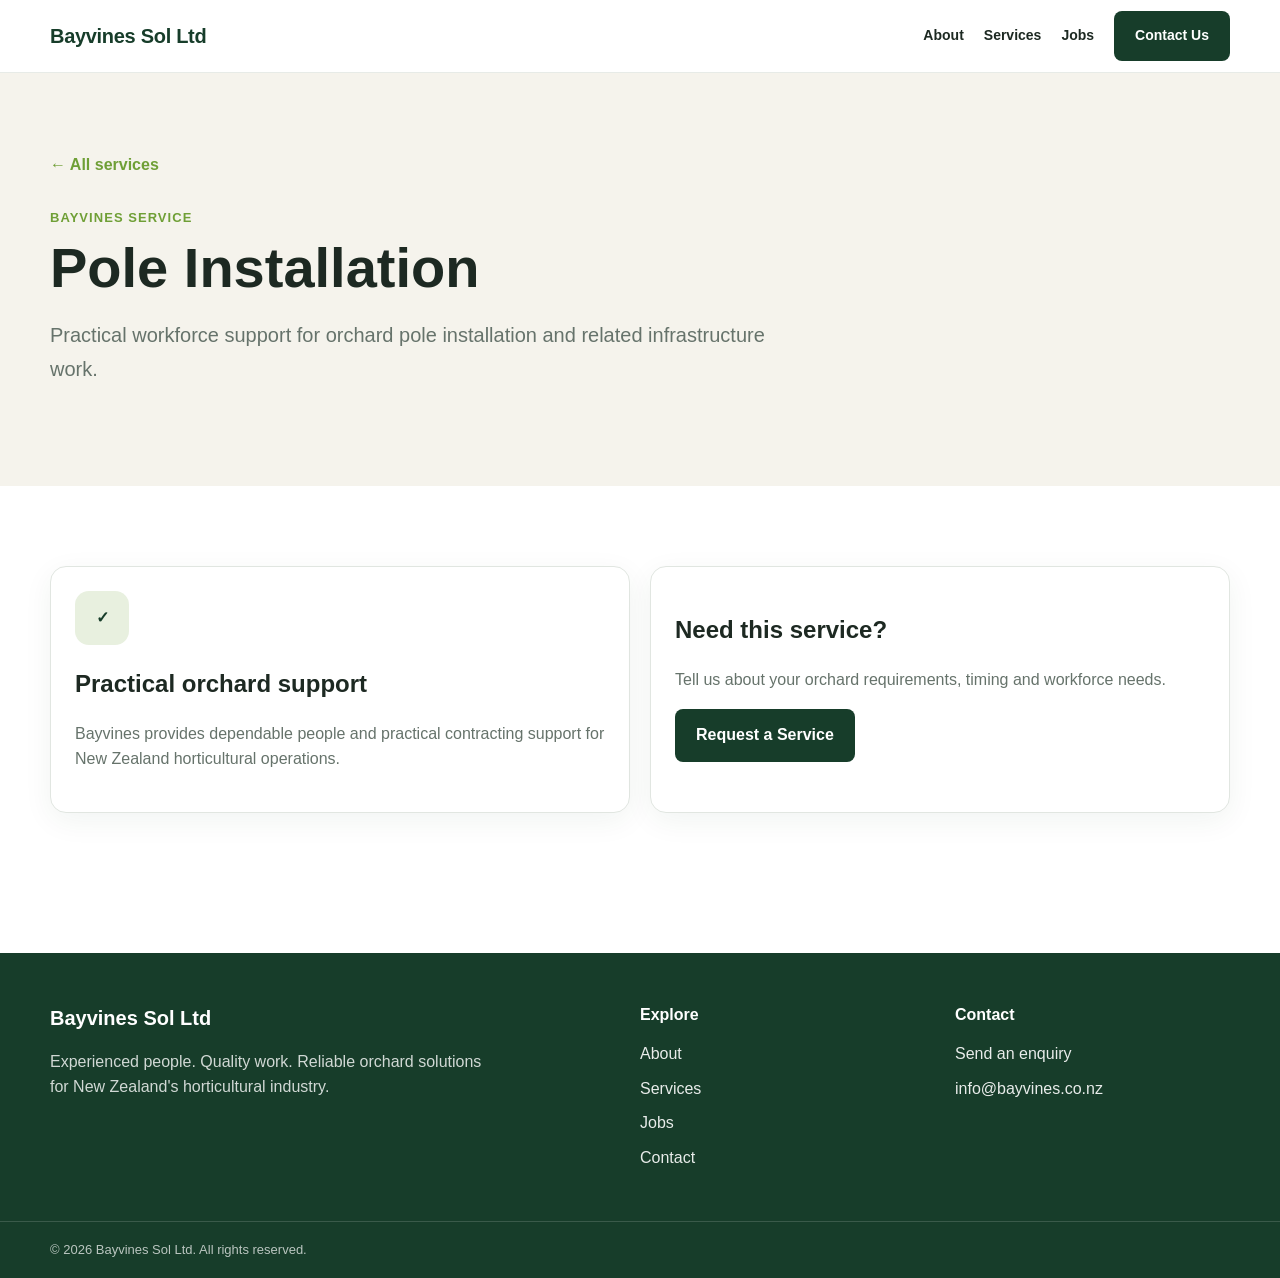
<file: services/pole-installation.html>
<!doctype html><html lang="en-NZ"><head><meta charset="utf-8"><meta name="viewport" content="width=device-width,initial-scale=1"><title>Pole Installation | Bayvines Sol Ltd</title><meta name="description" content="Orchard infrastructure support."><link rel="stylesheet" href="../css/styles.css"></head><body><header class="site-header"><div class="container nav"><a class="brand" href="../index.html">Bayvines Sol Ltd</a><button class="menu-btn" aria-label="Open menu" aria-expanded="false">☰</button><nav class="nav-links"><a href="../about.html">About</a><a href="../services.html">Services</a><a href="../jobs.html">Jobs</a><a class="btn btn-primary" href="../contact.html">Contact Us</a></nav></div></header><main><section class="section service-hero"><div class="container"><a class="back" href="../services.html">← All services</a><div style="margin-top:30px" class="eyebrow">Bayvines service</div><h1 class="page-title">Pole Installation</h1><p class="muted" style="font-size:20px;max-width:760px;line-height:1.7">Practical workforce support for orchard pole installation and related infrastructure work.</p></div></section><section class="section"><div class="container grid grid-2"><div class="card"><div class="service-icon">✓</div><h2>Practical orchard support</h2><p class="muted">Bayvines provides dependable people and practical contracting support for New Zealand horticultural operations.</p></div><div class="card"><h2>Need this service?</h2><p class="muted">Tell us about your orchard requirements, timing and workforce needs.</p><a href="../contact.html" class="btn btn-primary">Request a Service</a></div></div></section></main><footer class="footer"><div class="container footer-main"><div><strong style="font-size:20px">Bayvines Sol Ltd</strong><p style="opacity:.8;max-width:450px">Experienced people. Quality work. Reliable orchard solutions for New Zealand's horticultural industry.</p></div><div><strong>Explore</strong><div class="footer-links"><a href="../about.html">About</a><a href="../services.html">Services</a><a href="../jobs.html">Jobs</a><a href="../contact.html">Contact</a></div></div><div><strong>Contact</strong><div class="footer-links"><a href="../contact.html">Send an enquiry</a><a href="mailto:info@bayvines.co.nz">info@bayvines.co.nz</a></div></div></div><div class="footer-bottom"><div class="container">© <span class="year"></span> Bayvines Sol Ltd. All rights reserved.</div></div></footer><script>document.querySelector('.year').textContent=new Date().getFullYear()</script><script src="../js/site.js"></script></body></html>
</file>
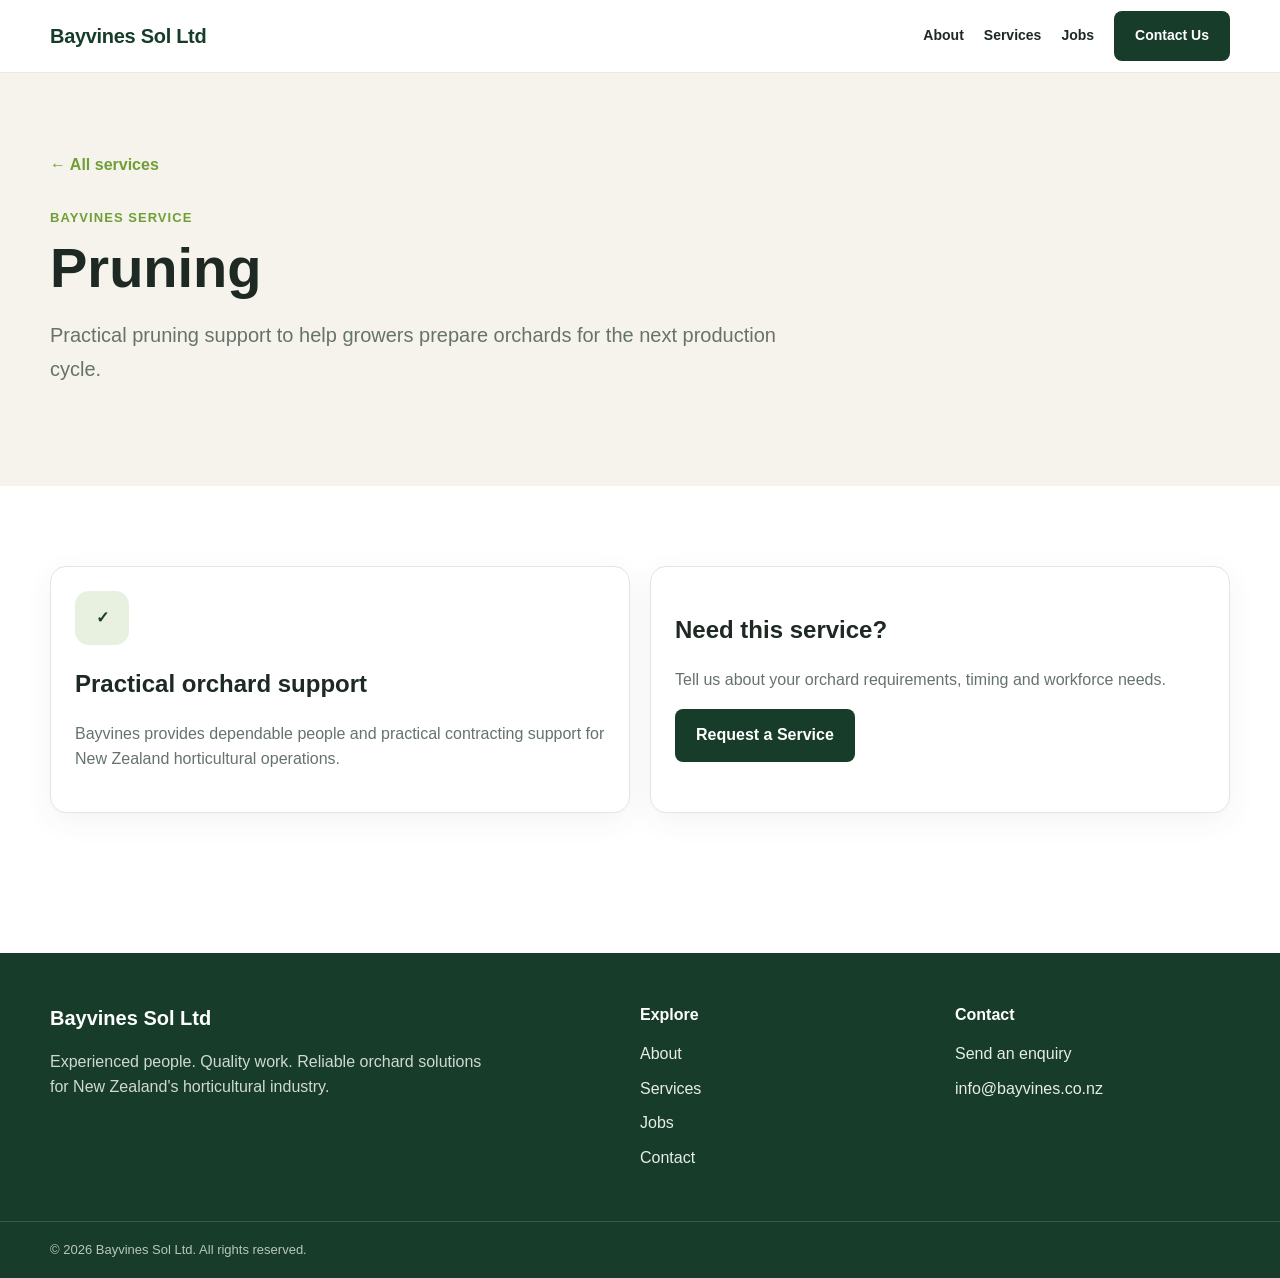
<file: services/pruning.html>
<!doctype html><html lang="en-NZ"><head><meta charset="utf-8"><meta name="viewport" content="width=device-width,initial-scale=1"><title>Pruning | Bayvines Sol Ltd</title><meta name="description" content="Winter pruning and orchard preparation."><link rel="stylesheet" href="../css/styles.css"></head><body><header class="site-header"><div class="container nav"><a class="brand" href="../index.html">Bayvines Sol Ltd</a><button class="menu-btn" aria-label="Open menu" aria-expanded="false">☰</button><nav class="nav-links"><a href="../about.html">About</a><a href="../services.html">Services</a><a href="../jobs.html">Jobs</a><a class="btn btn-primary" href="../contact.html">Contact Us</a></nav></div></header><main><section class="section service-hero"><div class="container"><a class="back" href="../services.html">← All services</a><div style="margin-top:30px" class="eyebrow">Bayvines service</div><h1 class="page-title">Pruning</h1><p class="muted" style="font-size:20px;max-width:760px;line-height:1.7">Practical pruning support to help growers prepare orchards for the next production cycle.</p></div></section><section class="section"><div class="container grid grid-2"><div class="card"><div class="service-icon">✓</div><h2>Practical orchard support</h2><p class="muted">Bayvines provides dependable people and practical contracting support for New Zealand horticultural operations.</p></div><div class="card"><h2>Need this service?</h2><p class="muted">Tell us about your orchard requirements, timing and workforce needs.</p><a href="../contact.html" class="btn btn-primary">Request a Service</a></div></div></section></main><footer class="footer"><div class="container footer-main"><div><strong style="font-size:20px">Bayvines Sol Ltd</strong><p style="opacity:.8;max-width:450px">Experienced people. Quality work. Reliable orchard solutions for New Zealand's horticultural industry.</p></div><div><strong>Explore</strong><div class="footer-links"><a href="../about.html">About</a><a href="../services.html">Services</a><a href="../jobs.html">Jobs</a><a href="../contact.html">Contact</a></div></div><div><strong>Contact</strong><div class="footer-links"><a href="../contact.html">Send an enquiry</a><a href="mailto:info@bayvines.co.nz">info@bayvines.co.nz</a></div></div></div><div class="footer-bottom"><div class="container">© <span class="year"></span> Bayvines Sol Ltd. All rights reserved.</div></div></footer><script>document.querySelector('.year').textContent=new Date().getFullYear()</script><script src="../js/site.js"></script></body></html>
</file>
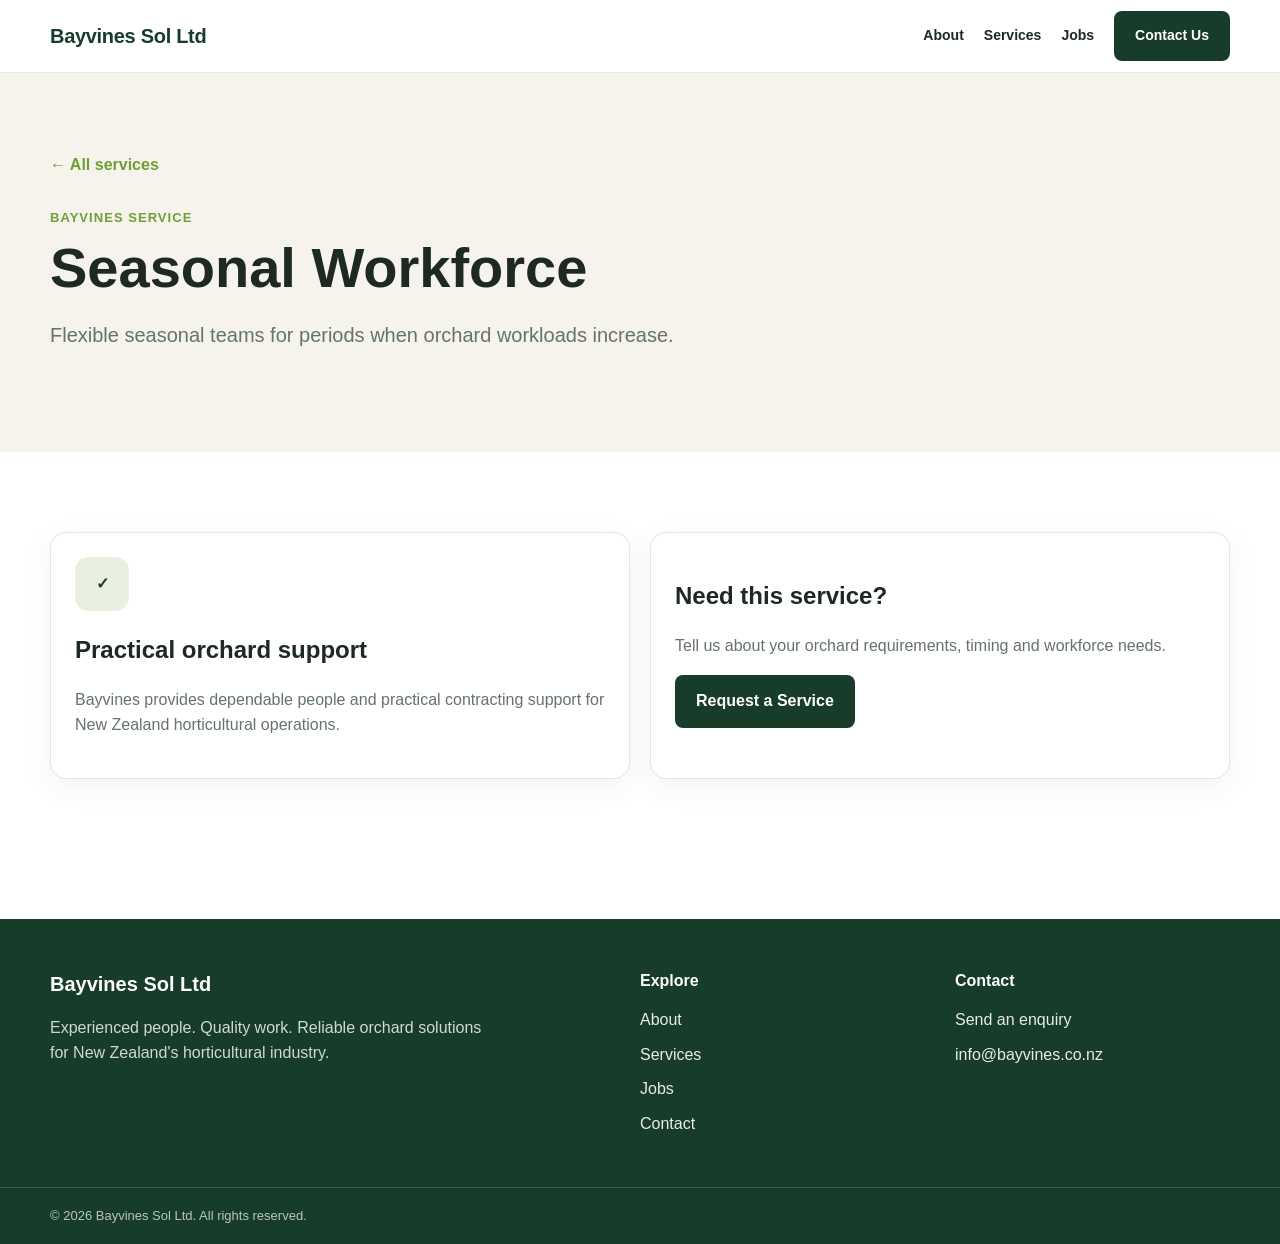
<file: services/seasonal-workforce.html>
<!doctype html><html lang="en-NZ"><head><meta charset="utf-8"><meta name="viewport" content="width=device-width,initial-scale=1"><title>Seasonal Workforce | Bayvines Sol Ltd</title><meta name="description" content="Flexible workforce support during peak periods."><link rel="stylesheet" href="../css/styles.css"></head><body><header class="site-header"><div class="container nav"><a class="brand" href="../index.html">Bayvines Sol Ltd</a><button class="menu-btn" aria-label="Open menu" aria-expanded="false">☰</button><nav class="nav-links"><a href="../about.html">About</a><a href="../services.html">Services</a><a href="../jobs.html">Jobs</a><a class="btn btn-primary" href="../contact.html">Contact Us</a></nav></div></header><main><section class="section service-hero"><div class="container"><a class="back" href="../services.html">← All services</a><div style="margin-top:30px" class="eyebrow">Bayvines service</div><h1 class="page-title">Seasonal Workforce</h1><p class="muted" style="font-size:20px;max-width:760px;line-height:1.7">Flexible seasonal teams for periods when orchard workloads increase.</p></div></section><section class="section"><div class="container grid grid-2"><div class="card"><div class="service-icon">✓</div><h2>Practical orchard support</h2><p class="muted">Bayvines provides dependable people and practical contracting support for New Zealand horticultural operations.</p></div><div class="card"><h2>Need this service?</h2><p class="muted">Tell us about your orchard requirements, timing and workforce needs.</p><a href="../contact.html" class="btn btn-primary">Request a Service</a></div></div></section></main><footer class="footer"><div class="container footer-main"><div><strong style="font-size:20px">Bayvines Sol Ltd</strong><p style="opacity:.8;max-width:450px">Experienced people. Quality work. Reliable orchard solutions for New Zealand's horticultural industry.</p></div><div><strong>Explore</strong><div class="footer-links"><a href="../about.html">About</a><a href="../services.html">Services</a><a href="../jobs.html">Jobs</a><a href="../contact.html">Contact</a></div></div><div><strong>Contact</strong><div class="footer-links"><a href="../contact.html">Send an enquiry</a><a href="mailto:info@bayvines.co.nz">info@bayvines.co.nz</a></div></div></div><div class="footer-bottom"><div class="container">© <span class="year"></span> Bayvines Sol Ltd. All rights reserved.</div></div></footer><script>document.querySelector('.year').textContent=new Date().getFullYear()</script><script src="../js/site.js"></script></body></html>
</file>
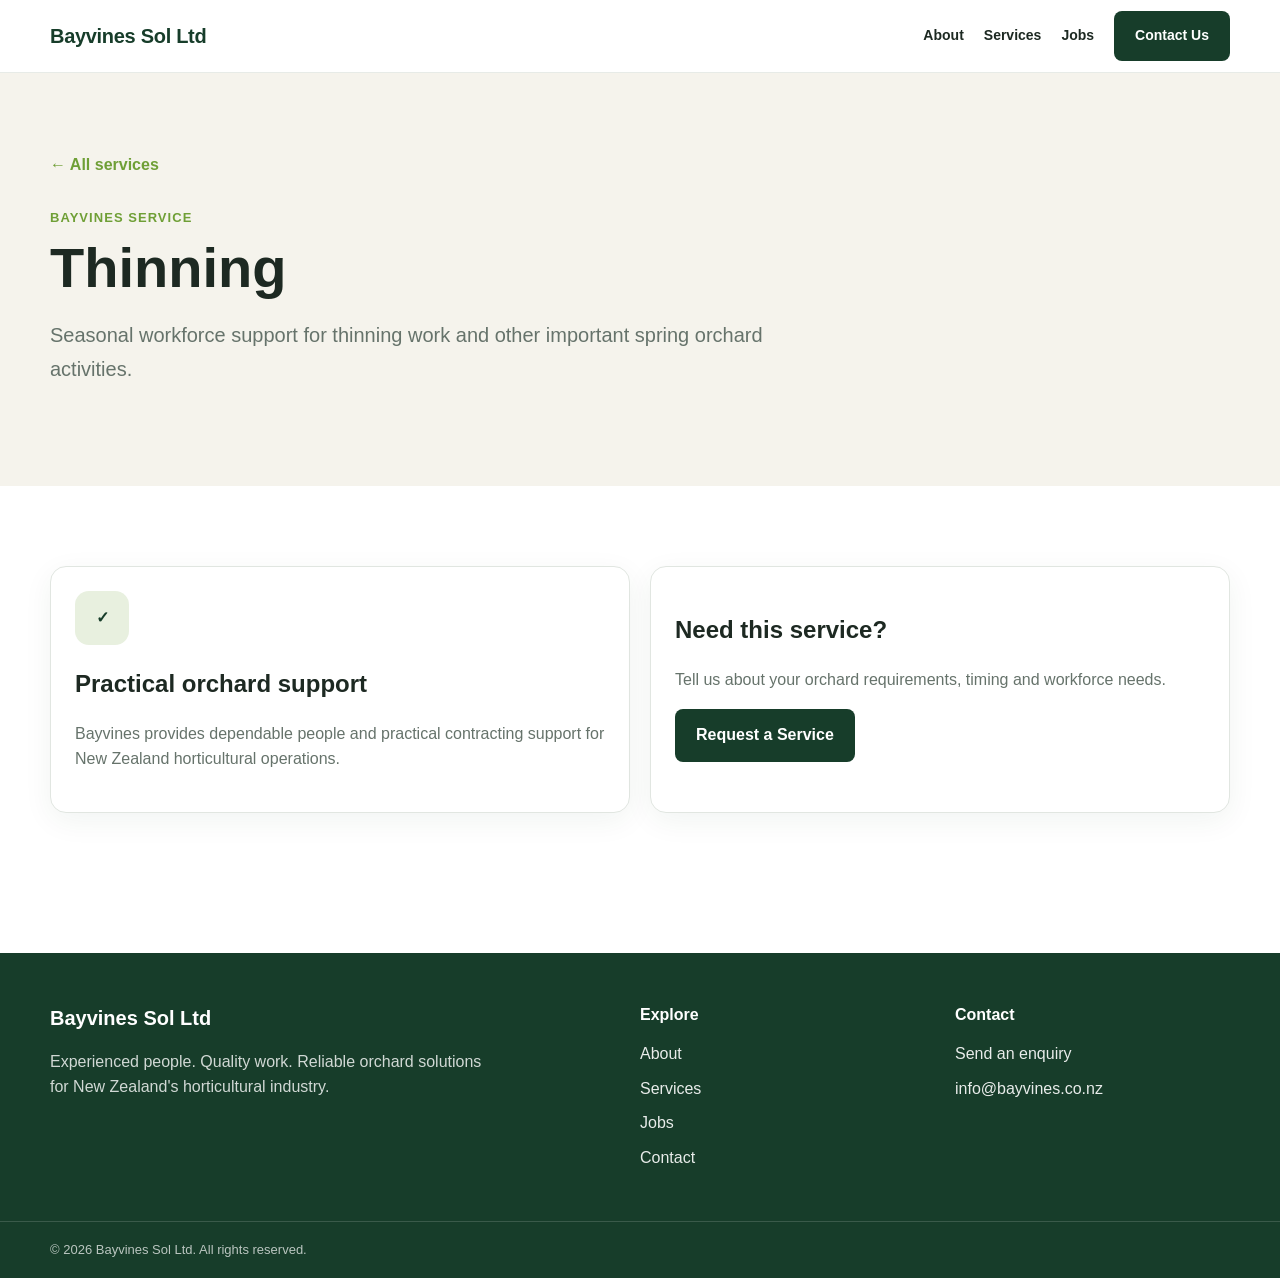
<file: services/thinning.html>
<!doctype html><html lang="en-NZ"><head><meta charset="utf-8"><meta name="viewport" content="width=device-width,initial-scale=1"><title>Thinning | Bayvines Sol Ltd</title><meta name="description" content="Workforce support during critical thinning periods."><link rel="stylesheet" href="../css/styles.css"></head><body><header class="site-header"><div class="container nav"><a class="brand" href="../index.html">Bayvines Sol Ltd</a><button class="menu-btn" aria-label="Open menu" aria-expanded="false">☰</button><nav class="nav-links"><a href="../about.html">About</a><a href="../services.html">Services</a><a href="../jobs.html">Jobs</a><a class="btn btn-primary" href="../contact.html">Contact Us</a></nav></div></header><main><section class="section service-hero"><div class="container"><a class="back" href="../services.html">← All services</a><div style="margin-top:30px" class="eyebrow">Bayvines service</div><h1 class="page-title">Thinning</h1><p class="muted" style="font-size:20px;max-width:760px;line-height:1.7">Seasonal workforce support for thinning work and other important spring orchard activities.</p></div></section><section class="section"><div class="container grid grid-2"><div class="card"><div class="service-icon">✓</div><h2>Practical orchard support</h2><p class="muted">Bayvines provides dependable people and practical contracting support for New Zealand horticultural operations.</p></div><div class="card"><h2>Need this service?</h2><p class="muted">Tell us about your orchard requirements, timing and workforce needs.</p><a href="../contact.html" class="btn btn-primary">Request a Service</a></div></div></section></main><footer class="footer"><div class="container footer-main"><div><strong style="font-size:20px">Bayvines Sol Ltd</strong><p style="opacity:.8;max-width:450px">Experienced people. Quality work. Reliable orchard solutions for New Zealand's horticultural industry.</p></div><div><strong>Explore</strong><div class="footer-links"><a href="../about.html">About</a><a href="../services.html">Services</a><a href="../jobs.html">Jobs</a><a href="../contact.html">Contact</a></div></div><div><strong>Contact</strong><div class="footer-links"><a href="../contact.html">Send an enquiry</a><a href="mailto:info@bayvines.co.nz">info@bayvines.co.nz</a></div></div></div><div class="footer-bottom"><div class="container">© <span class="year"></span> Bayvines Sol Ltd. All rights reserved.</div></div></footer><script>document.querySelector('.year').textContent=new Date().getFullYear()</script><script src="../js/site.js"></script></body></html>
</file>
<file: css/styles.css>
:root {
  --forest: #173d2a;
  --kiwi: #6f9f36;
  --earth: #8a6b4d;
  --cream: #f5f3ec;
  --ink: #1d2922;
  --muted: #66736b;
  --line: #e1e6e1;
}

* {
  box-sizing: border-box;
}

html {
  scroll-behavior: smooth;
}

body {
  margin: 0;
  color: var(--ink);
  background: #fff;
  font-family: Arial, Helvetica, sans-serif;
  line-height: 1.55;
}

a {
  color: inherit;
  text-decoration: none;
}

.container {
  width: min(1180px, calc(100% - 40px));
  margin: auto;
}


/* =========================
   BUTTONS
========================= */

.btn {
  display: inline-flex;
  align-items: center;
  justify-content: center;
  gap: 8px;
  padding: 13px 20px;
  border-radius: 8px;
  font-weight: 700;
  border: 1px solid transparent;
  cursor: pointer;
}

.btn-primary {
  background: var(--forest);
  color: #fff;
}

.btn-light {
  background: #fff;
  color: var(--forest);
}

.btn-outline {
  border-color: rgba(255, 255, 255, 0.5);
  color: #fff;
}


/* =========================
   GENERAL
========================= */

.section {
  padding: 80px 0;
}

.eyebrow {
  color: var(--kiwi);
  font-weight: 800;
  letter-spacing: 0.08em;
  text-transform: uppercase;
  font-size: 13px;
}

.muted {
  color: var(--muted);
}

.center {
  text-align: center;
}


/* =========================
   GRID
========================= */

.grid {
  display: grid;
  gap: 20px;
}

.grid-3 {
  grid-template-columns: repeat(3, minmax(0, 1fr));
}

.grid-2 {
  grid-template-columns: repeat(2, minmax(0, 1fr));
}


/* =========================
   HEADER
========================= */

.site-header {
  border-bottom: 1px solid #e7ebe7;
  background: rgba(255, 255, 255, 0.97);
  position: sticky;
  top: 0;
  z-index: 50;
}

.nav {
  height: 72px;
  display: flex;
  align-items: center;
  justify-content: space-between;
  gap: 20px;
}

.brand {
  display: flex;
  align-items: center;
  gap: 12px;
  text-decoration: none;
  flex-shrink: 0;
  font-weight: 900;
  font-size: 20px;
  color: var(--forest);
  letter-spacing: -0.3px;
}

.brand-logo {
  width: 58px;
  height: 58px;
  object-fit: contain;
  display: block;
}

.nav-links {
  display: flex;
  align-items: center;
  gap: 20px;
  font-size: 14px;
  font-weight: 700;
}

.nav-links a {
  text-decoration: none;
}

.menu-btn {
  display: none;
  border: 0;
  background: transparent;
  font-size: 28px;
  cursor: pointer;
  color: var(--forest);
}


/* =========================
   CARDS
========================= */

.card {
  border: 1px solid var(--line);
  border-radius: 16px;
  padding: 24px;
  background: #fff;
  box-shadow: 0 8px 30px rgba(23, 61, 42, 0.06);
}

.feature {
  padding: 26px;
}

.feature strong {
  font-size: 18px;
}

.service-card {
  transition:
    transform 0.18s ease,
    box-shadow 0.18s ease;
}

.service-card:hover {
  transform: translateY(-3px);
  box-shadow: 0 14px 36px rgba(23, 61, 42, 0.11);
}


/* =========================
   HERO
========================= */

.hero {
  background:
    linear-gradient(
      110deg,
      #173d2a 0%,
      #315f3e 58%,
      #6f9f36 100%
    );

  color: #fff;
}

.hero-inner {
  min-height: 620px;
  display: grid;
  grid-template-columns: 1.1fr 0.9fr;
  align-items: center;
  gap: 50px;
}

.hero h1 {
  font-size: clamp(44px, 6vw, 76px);
  line-height: 1.02;
  margin: 18px 0;
}

.hero p {
  font-size: 20px;
  line-height: 1.65;
  max-width: 650px;
  opacity: 0.9;
}


/* =========================
   HERO IMAGE
========================= */

.hero-image {
  height: 430px;
  border-radius: 24px;

  background-image: url("/assets/kiwi.png");

  background-size: cover;
  background-position: center;

  box-shadow: 0 25px 60px rgba(0, 0, 0, 0.2);
}


/* =========================
   FOOTER
========================= */

.footer {
  background: var(--forest);
  color: #fff;
  margin-top: 60px;
}

.footer-main {
  padding: 50px 0;
  display: grid;
  grid-template-columns: 2fr 1fr 1fr;
  gap: 40px;
}

.footer a {
  opacity: 0.9;
}

.footer-links {
  display: grid;
  gap: 10px;
  margin-top: 14px;
}

.footer-bottom {
  border-top: 1px solid rgba(255, 255, 255, 0.15);
}

.footer-bottom .container {
  padding: 18px 0;
  font-size: 13px;
  opacity: 0.7;
}


/* =========================
   PAGE TITLES
========================= */

.page-title {
  font-size: clamp(42px, 5vw, 56px);
  line-height: 1.08;
  margin: 10px 0 20px;
}


/* =========================
   FORMS
========================= */

.form {
  display: grid;
  gap: 16px;
}

.form label {
  display: grid;
  gap: 7px;
  font-weight: 700;
  font-size: 14px;
}

.form input,
.form textarea,
.form select {
  font: inherit;
  padding: 12px 13px;
  border: 1px solid #cfd8d1;
  border-radius: 8px;
  background: #fff;
  color: var(--ink);
  width: 100%;
}

.form textarea {
  resize: vertical;
}


/* =========================
   NOTICE
========================= */

.notice {
  padding: 14px 16px;
  border-radius: 8px;
  background: #edf7e7;
  border: 1px solid #cfe2c3;
  color: #315a2a;
  margin-bottom: 20px;
}


/* =========================
   SERVICE PAGES
========================= */

.service-hero {
  background: var(--cream);
}

.service-icon {
  width: 54px;
  height: 54px;
  border-radius: 14px;
  background: #e8f0df;
  color: var(--forest);
  display: grid;
  place-items: center;
  font-weight: 900;
}

.back {
  color: var(--kiwi);
  font-weight: 800;
}

.list {
  padding-left: 20px;
}


/* =========================
   DESKTOP → TABLET
========================= */

@media (max-width: 900px) {

  .hero-inner {
    grid-template-columns: 1fr;
    min-height: auto;
    padding: 70px 0;
  }

  .hero-image {
    height: 360px;
  }

  .grid-3 {
    grid-template-columns: repeat(2, minmax(0, 1fr));
  }

  .footer-main {
    grid-template-columns: 1fr 1fr;
  }
}


/* =========================
   MOBILE
========================= */

@media (max-width: 700px) {

  .container {
    width: min(100% - 28px, 1180px);
  }

  .section {
    padding: 55px 0;
  }


  /* Header */

  .nav {
    height: 72px;
  }

  .brand {
    font-size: 16px;
  }

  .brand-logo {
    width: 48px;
    height: 48px;
  }

  .menu-btn {
    display: block;
  }

  .nav-links {
    display: none;

    position: absolute;

    top: 72px;
    left: 0;
    right: 0;

    background: #fff;

    border-bottom: 1px solid #e7ebe7;

    padding: 16px 14px;

    flex-direction: column;
    align-items: stretch;

    gap: 4px;

    box-shadow:
      0 10px 20px rgba(0, 0, 0, 0.06);
  }

  .nav-links.mobile-open {
    display: flex;
  }

  .nav-links a {
    padding: 12px;
  }

  .nav-links .btn {
    text-align: center;
  }


  /* Layout */

  .grid-3,
  .grid-2 {
    grid-template-columns: 1fr;
  }


  /* Hero */

  .hero h1 {
    font-size: 46px;
  }

  .hero-image {
    height: 280px;
  }


  /* Footer */

  .footer-main {
    grid-template-columns: 1fr;
    gap: 28px;
  }

  .footer {
    margin-top: 35px;
  }
}


/* =========================
   REDUCED MOTION
========================= */

@media (prefers-reduced-motion: reduce) {

  html {
    scroll-behavior: auto;
  }

  .service-card {
    transition: none;
  }
}
</file>
